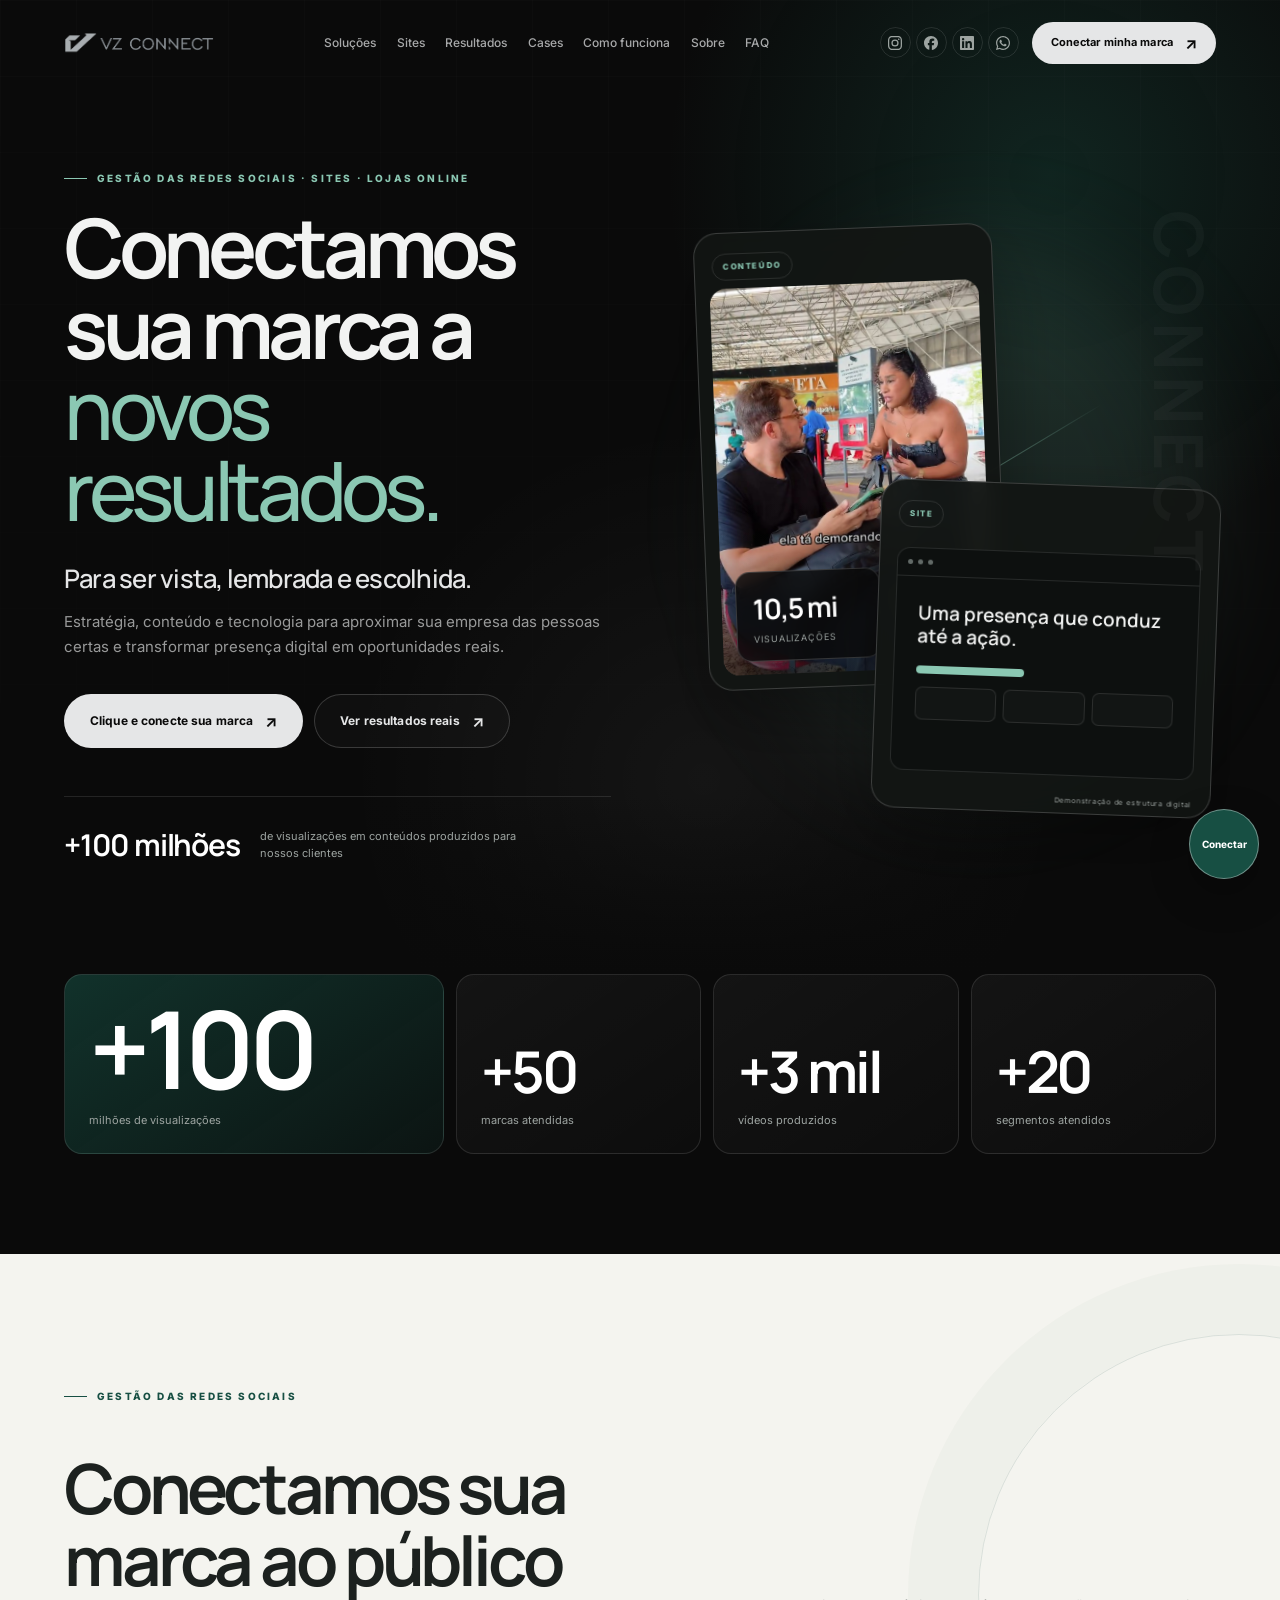
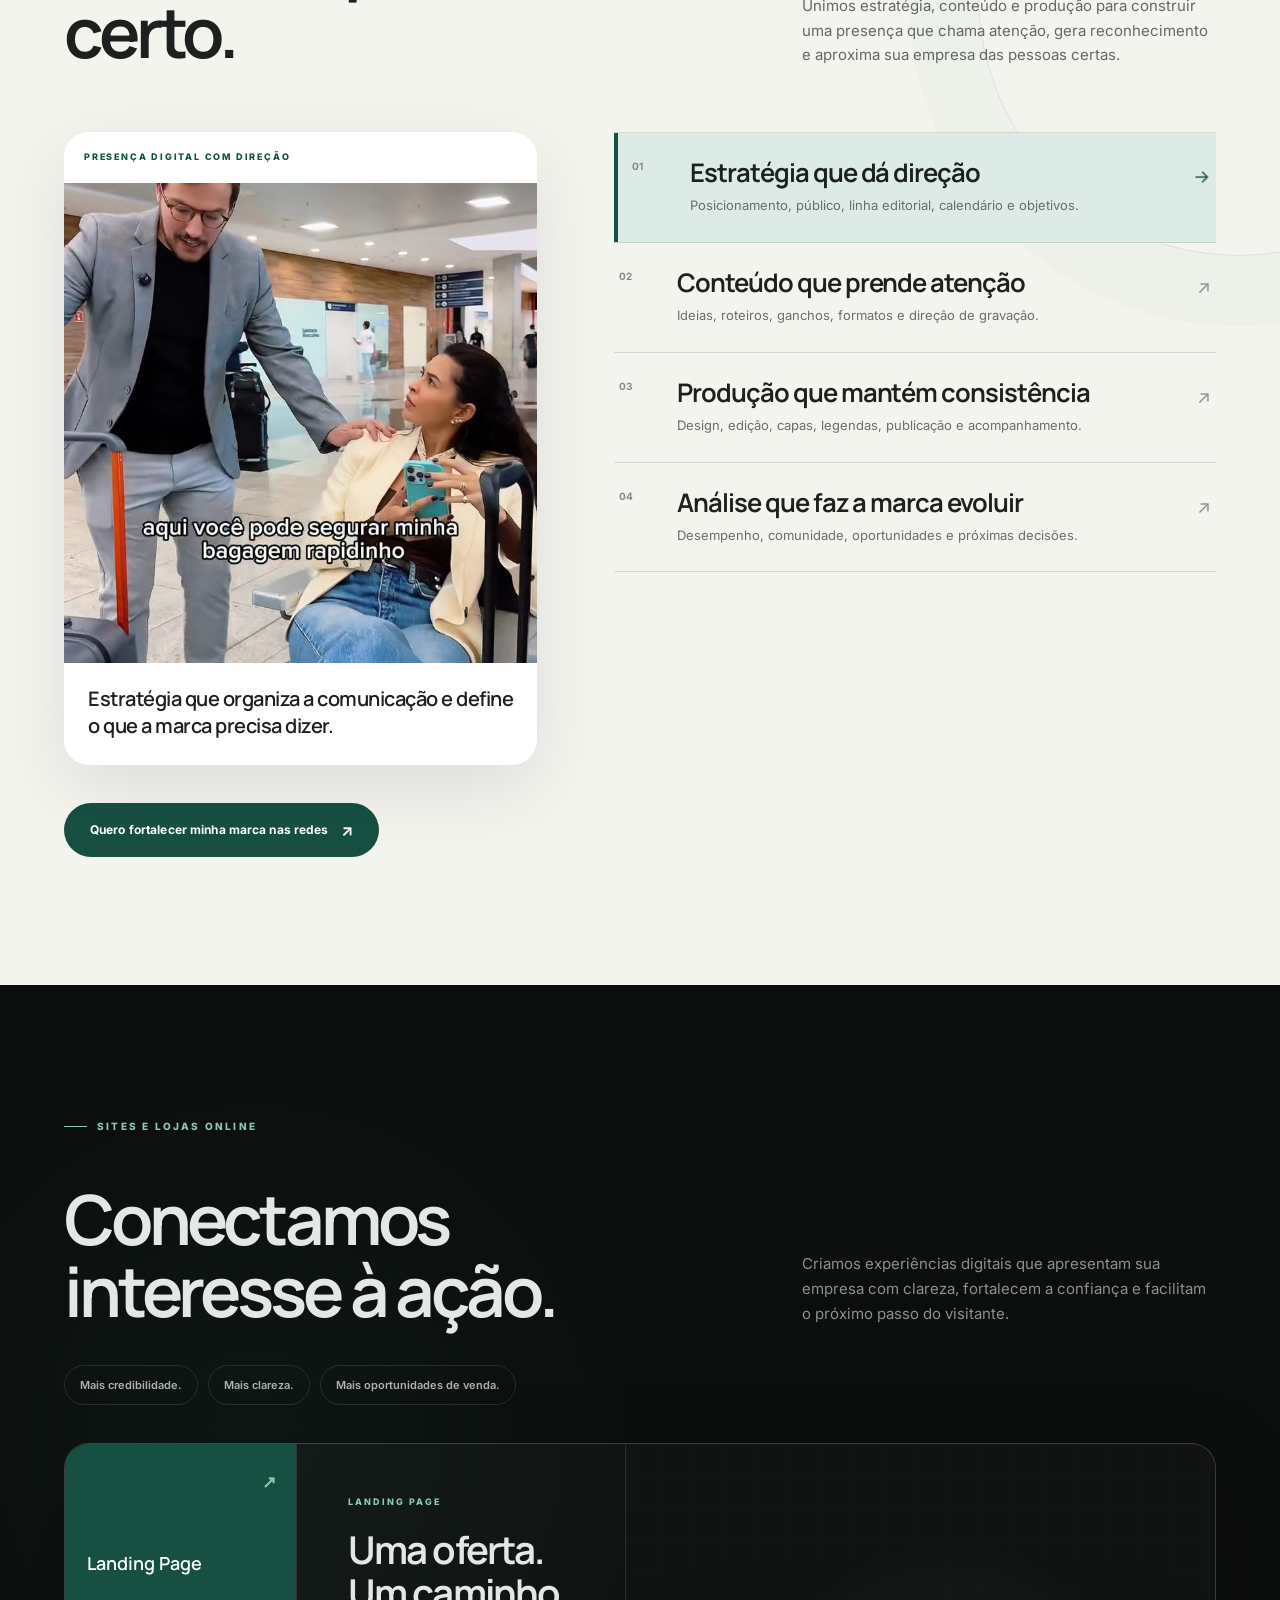
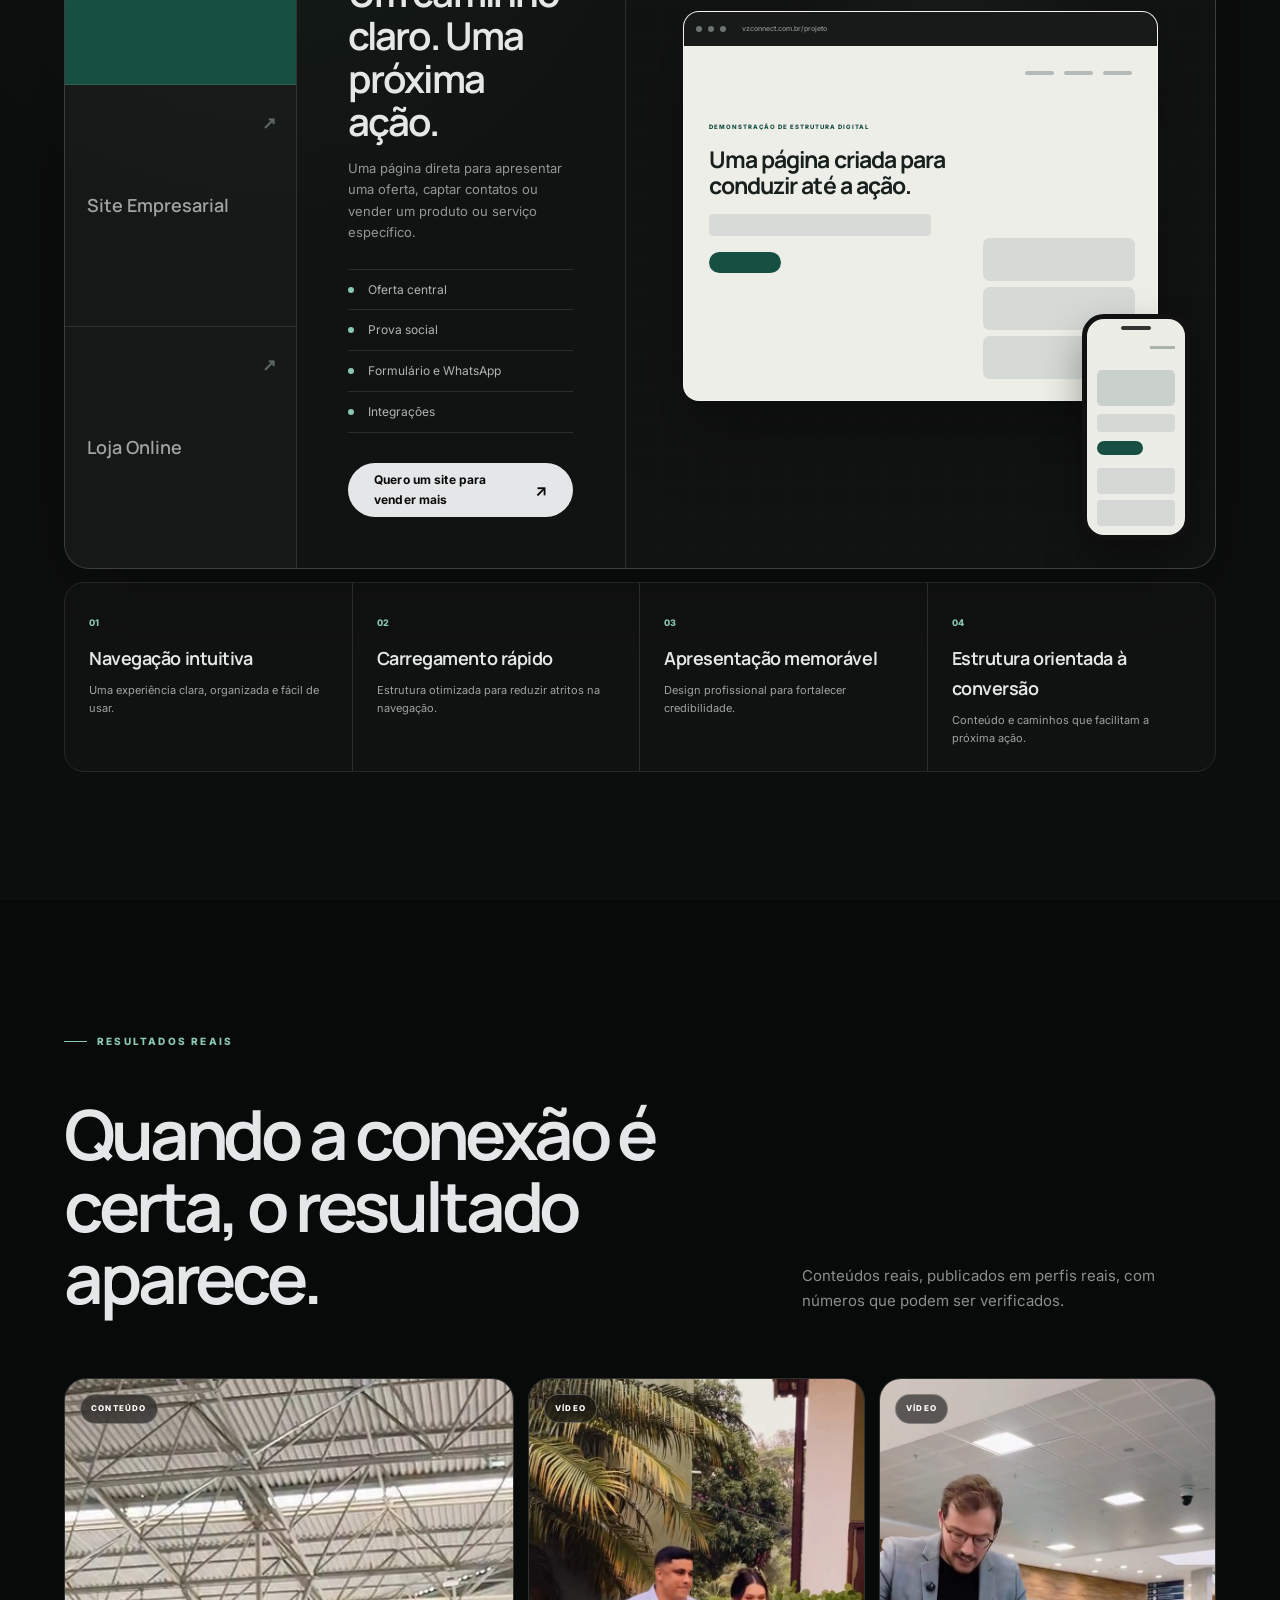
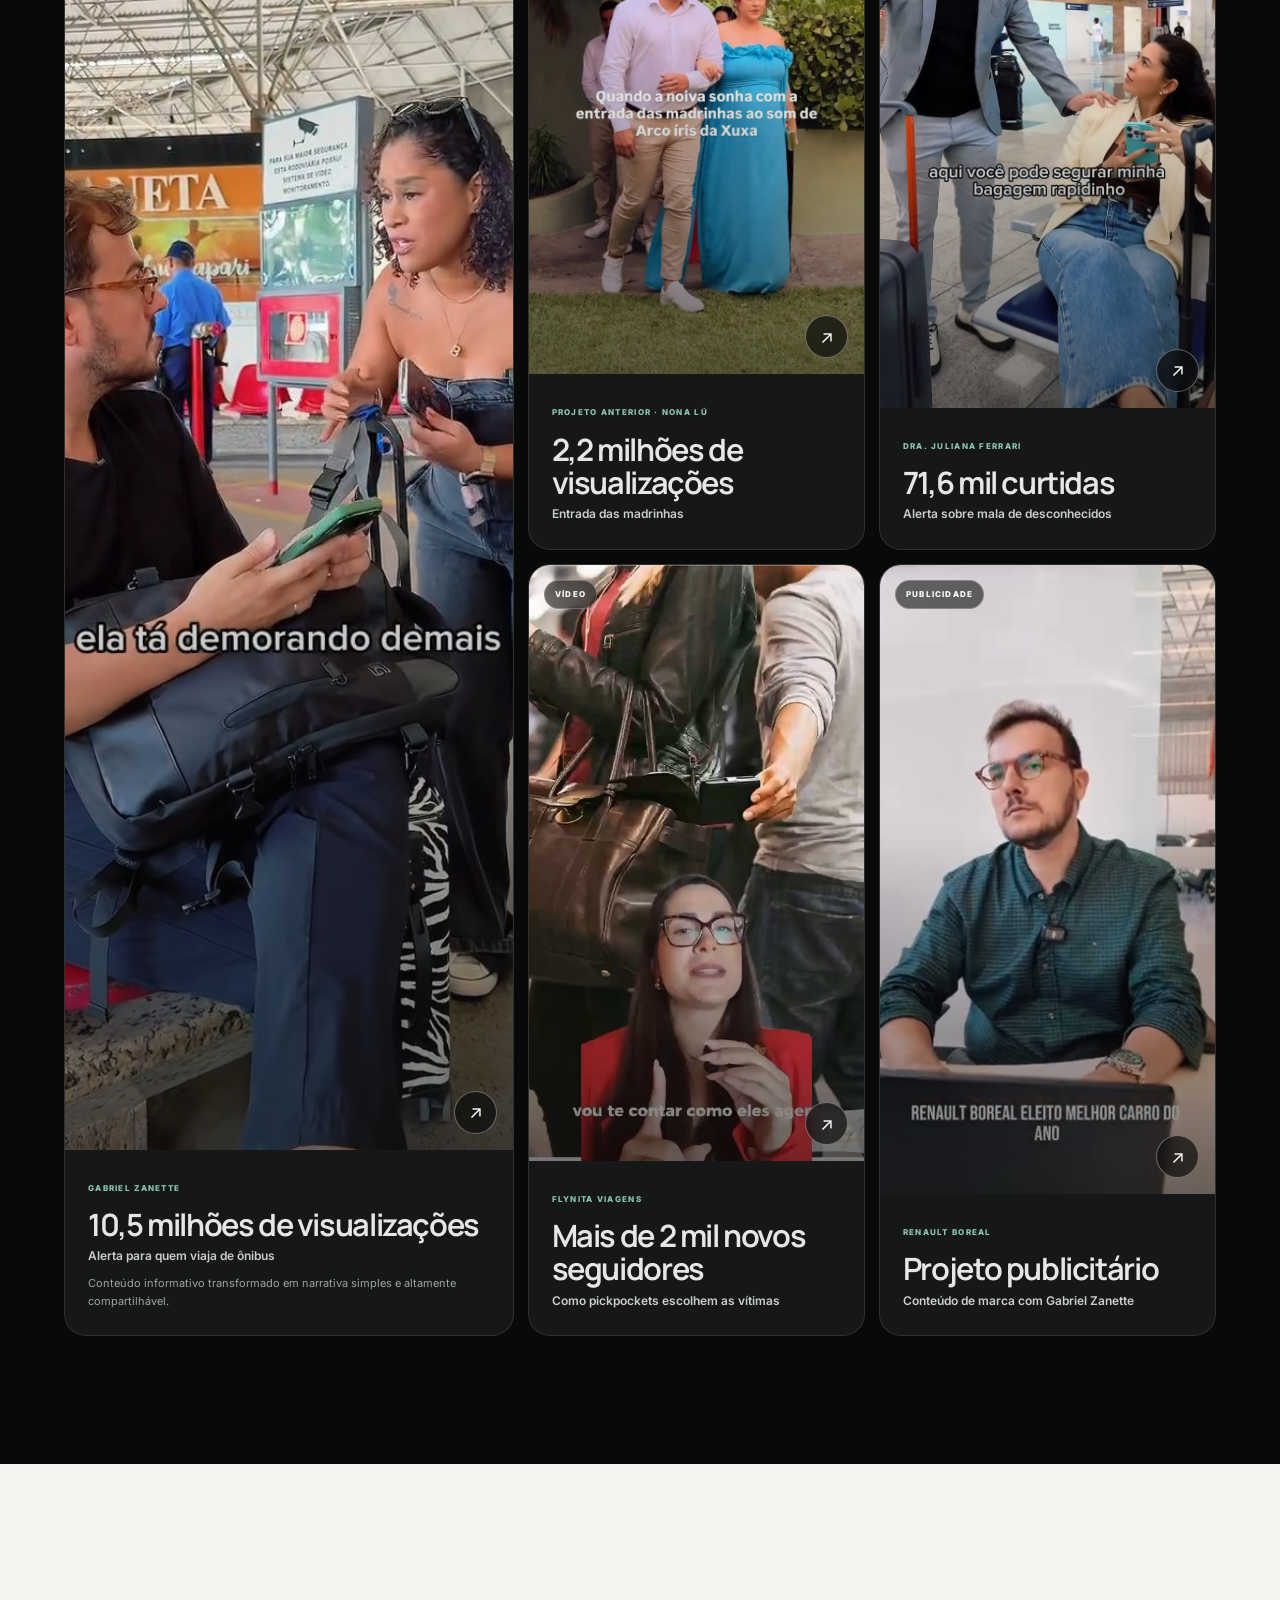
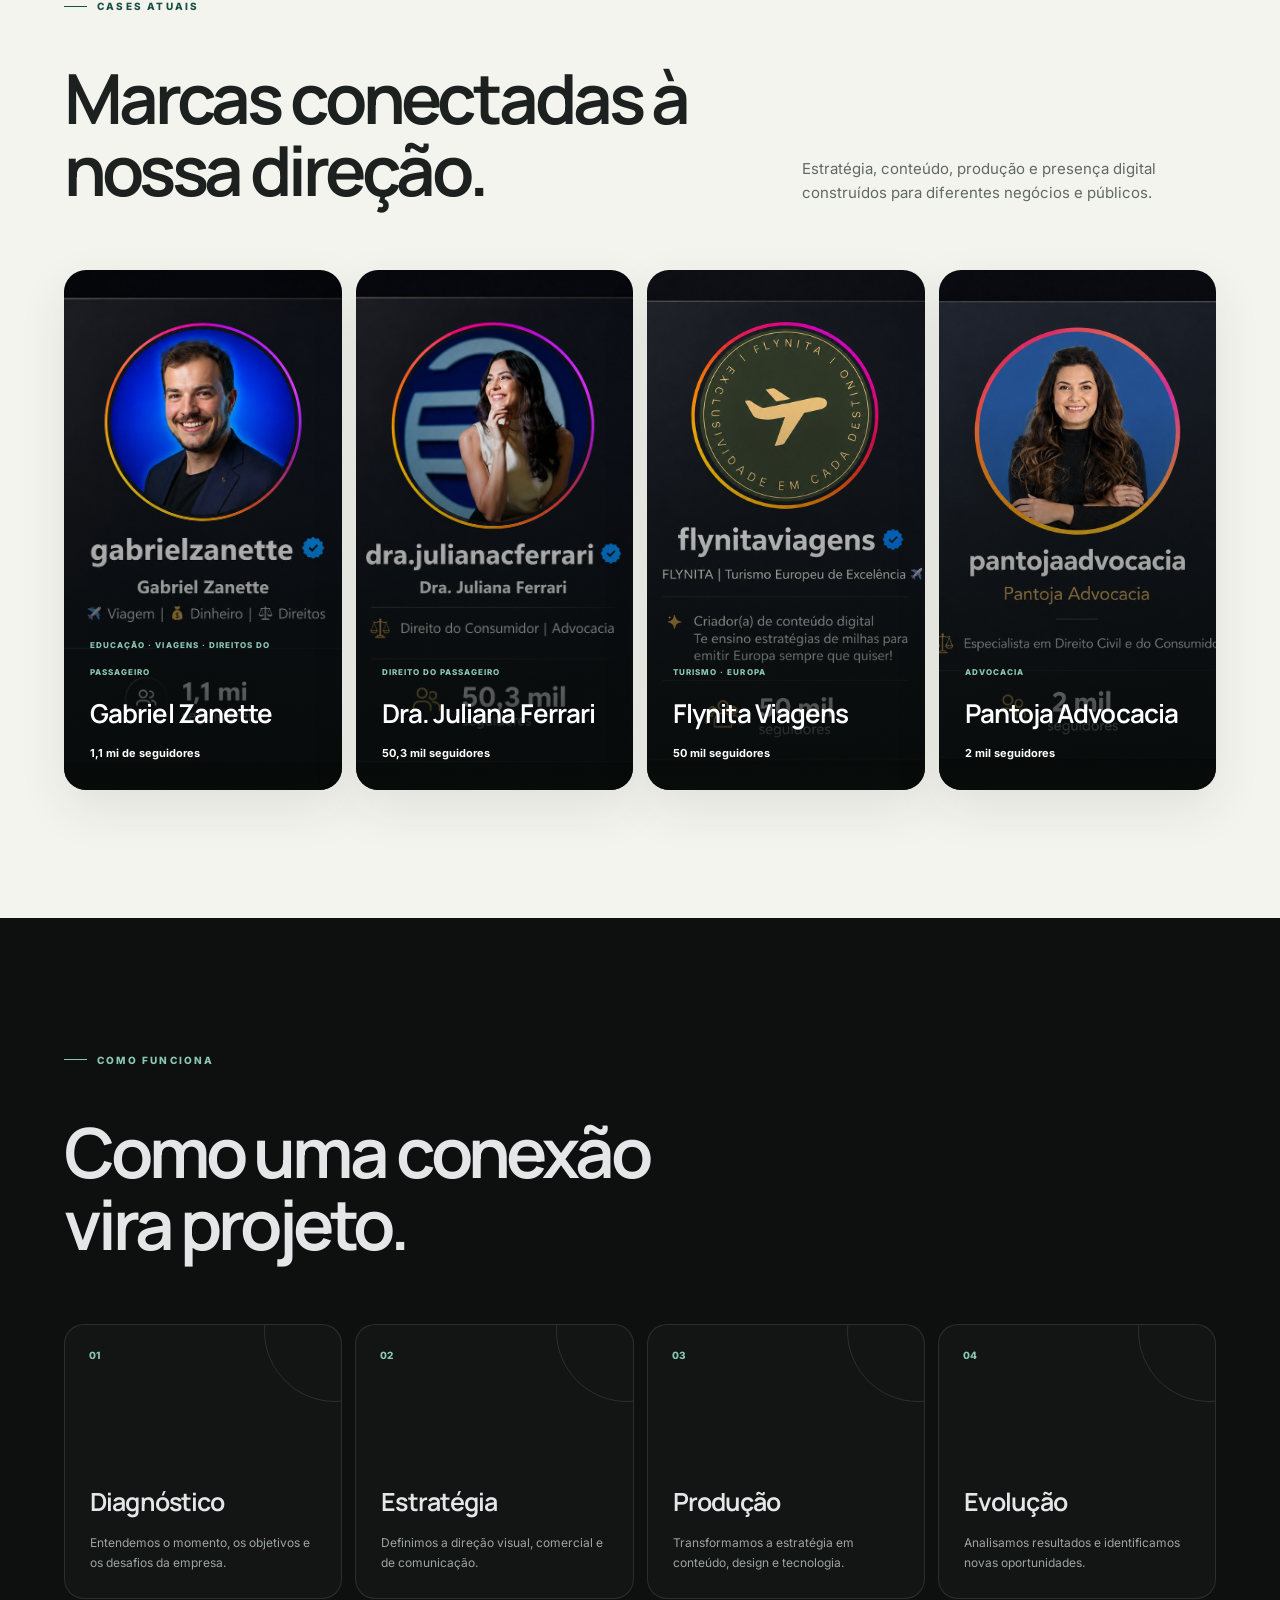
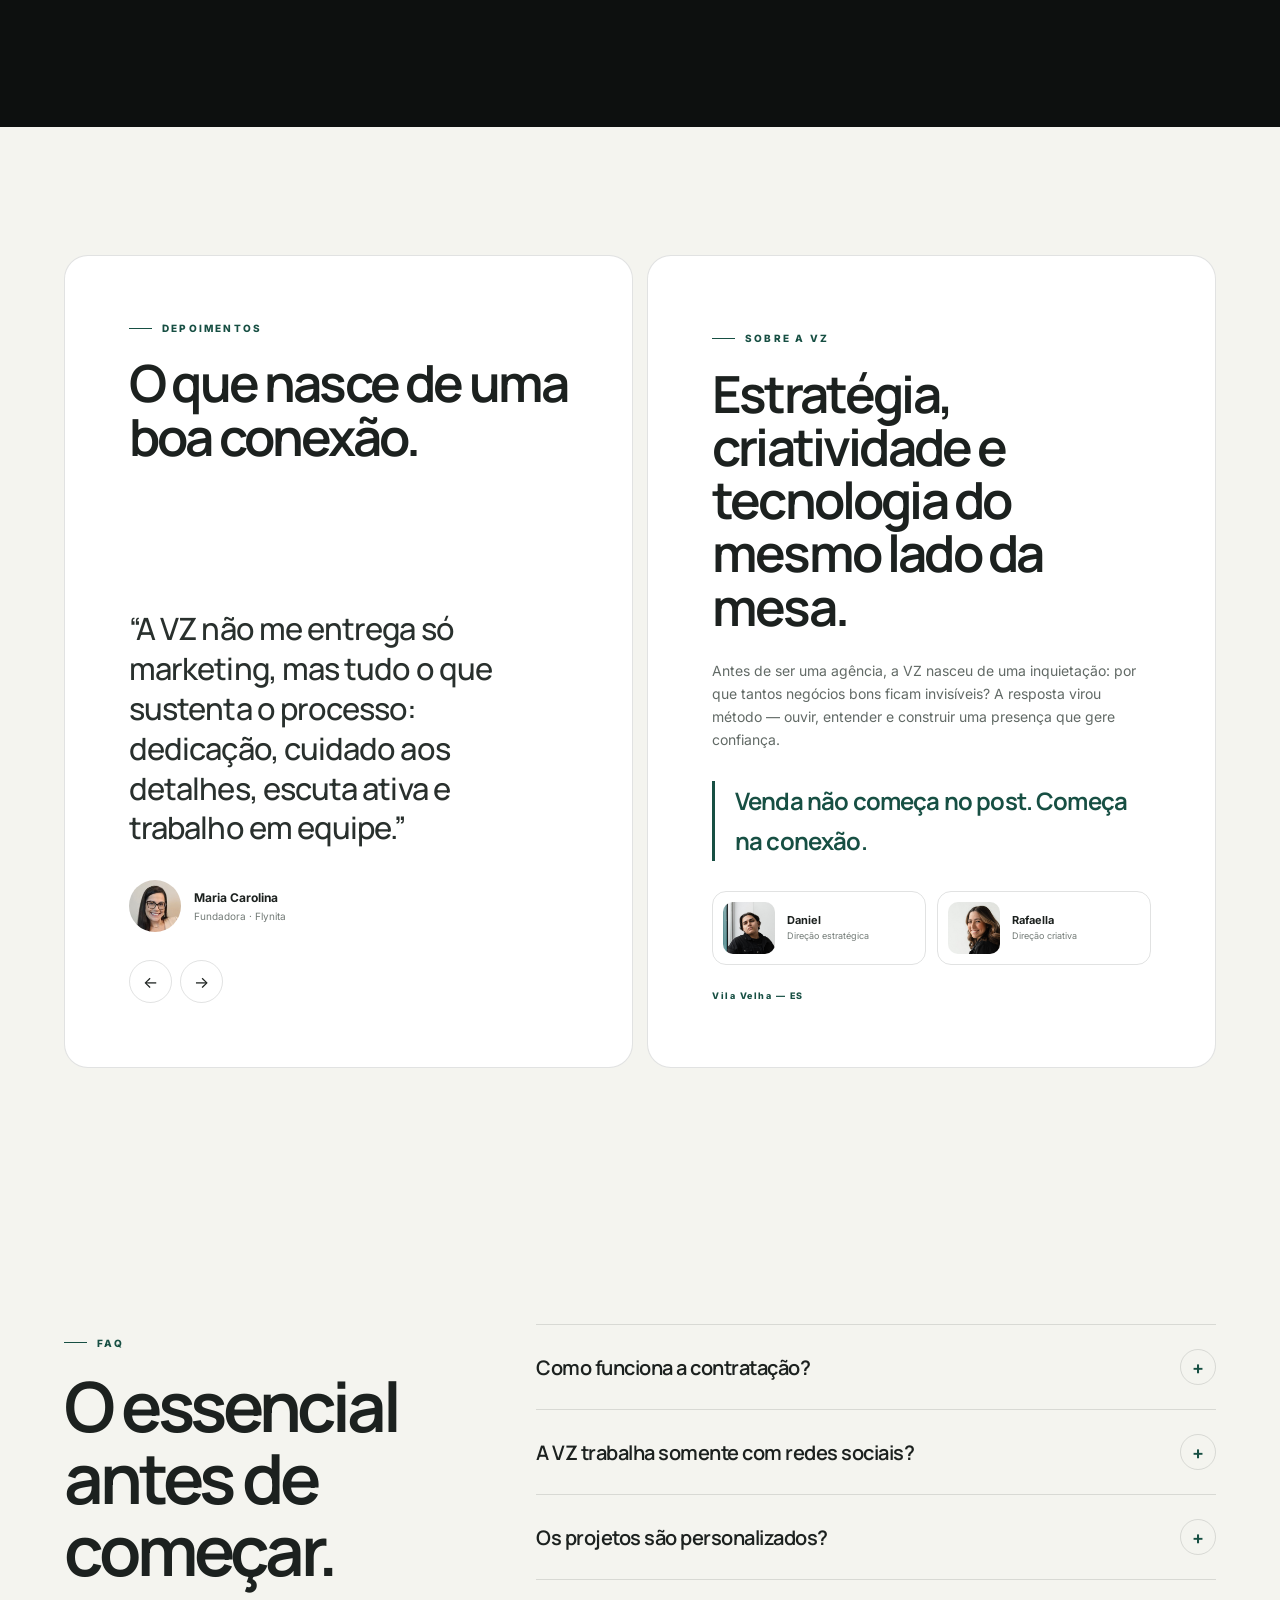
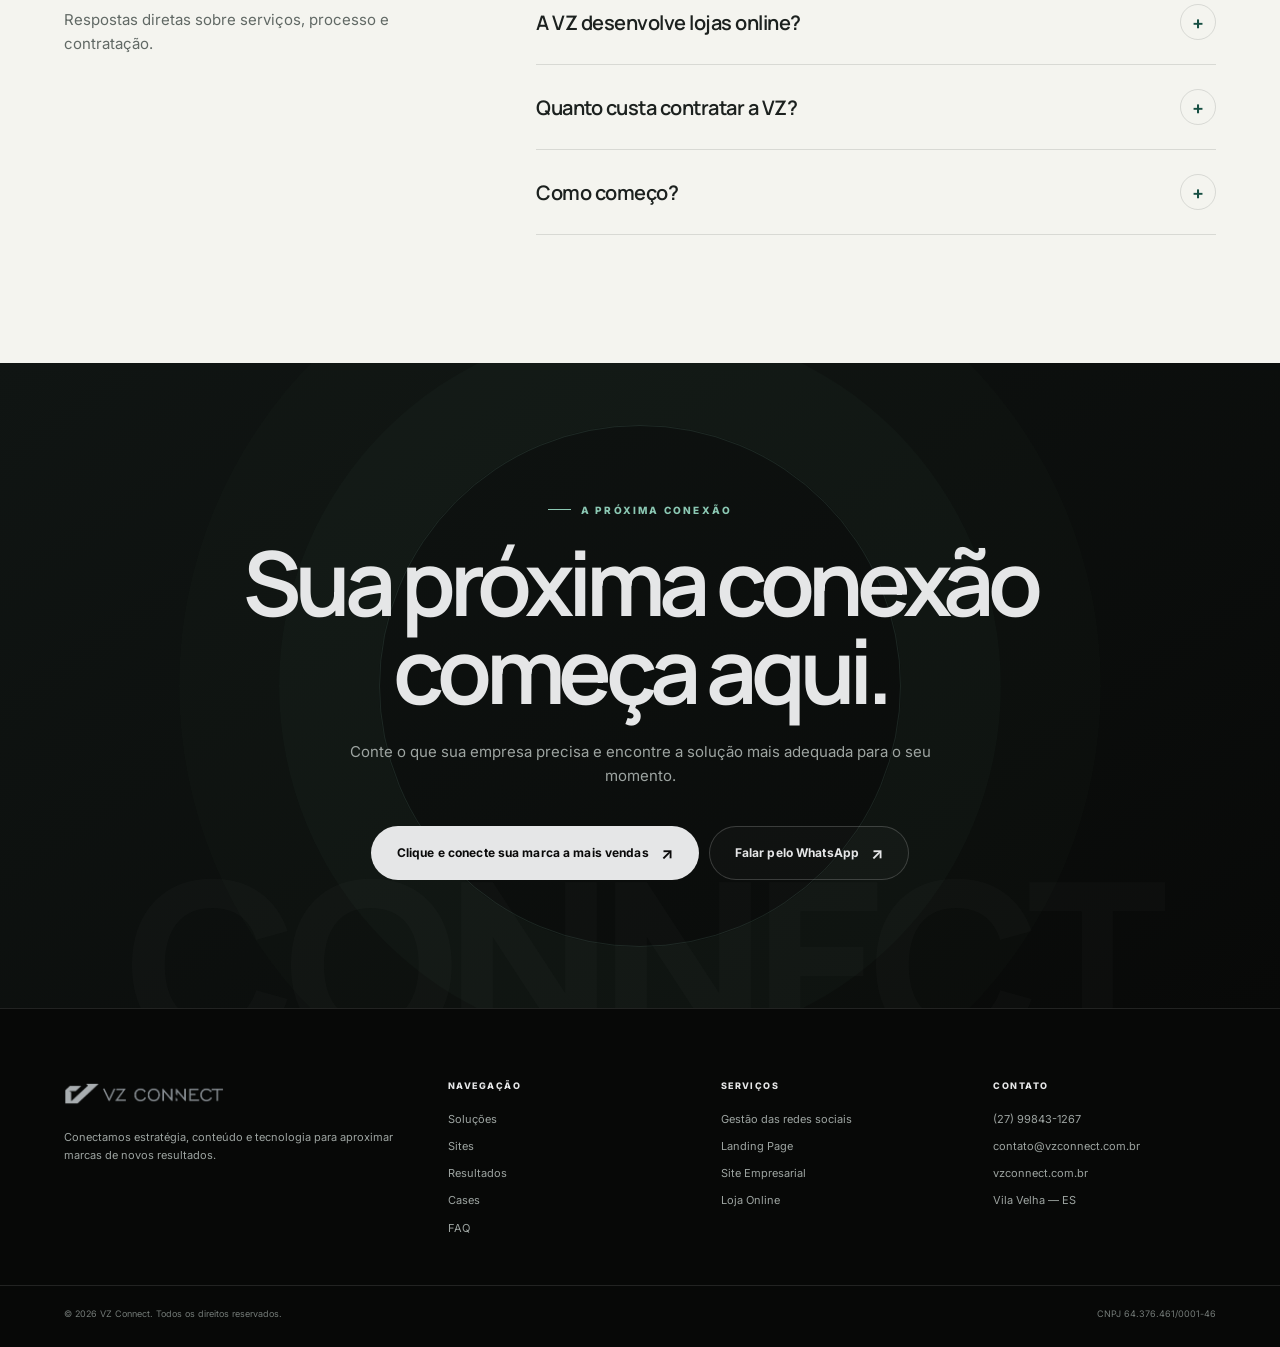
<file: index.html>
<!DOCTYPE html>
<html lang="pt-BR">
<head>
  <meta charset="UTF-8">
  <meta name="viewport" content="width=device-width, initial-scale=1.0, viewport-fit=cover">
  <title>VZ Connect — Gestão das redes sociais, sites e lojas online</title>
  <meta name="description" content="Conectamos estratégia, conteúdo e tecnologia para sua marca ser vista, lembrada e escolhida. Gestão das redes sociais, sites e lojas online.">
  <meta property="og:title" content="VZ Connect — Conectamos sua marca a novos resultados">
  <meta property="og:description" content="Gestão das redes sociais, sites e lojas online para marcas que querem crescer com direção.">
  <meta property="og:type" content="website">
  <meta property="og:url" content="https://vzconnect.com.br/">
  <meta name="theme-color" content="#0A0A0A">
  <link rel="icon" type="image/svg+xml" href="img/vz-symbol.svg">
  <link rel="preconnect" href="https://fonts.googleapis.com">
  <link rel="preconnect" href="https://fonts.gstatic.com" crossorigin>
  <link href="https://fonts.googleapis.com/css2?family=Inter:wght@400;500;600;700&family=Manrope:wght@500;600;700;800&display=swap" rel="stylesheet">
  <link rel="stylesheet" href="style.css">
</head>
<body>
  <a class="skip-link" href="#conteudo">Ir para o conteúdo</a>

  <div class="loader" id="loader" aria-hidden="true">
    <img src="img/vz-logo-horizontal-web.png" alt="">
    <span></span>
  </div>

  <header class="topbar" id="topbar">
    <div class="shell topbar__inner">
      <a class="brand" href="#inicio" aria-label="VZ Connect — início">
        <img src="img/vz-logo-horizontal-web.png" alt="VZ Connect">
      </a>

      <nav class="nav" aria-label="Navegação principal">
        <a href="#solucoes">Soluções</a>
        <a href="#sites">Sites</a>
        <a href="#resultados">Resultados</a>
        <a href="#cases">Cases</a>
        <a href="#processo">Como funciona</a>
        <a href="#sobre">Sobre</a>
        <a href="#faq">FAQ</a>
      </nav>

      <div class="topbar__actions">
        <div class="socials" aria-label="Redes sociais">
          <a href="https://www.instagram.com/vz.connect/" target="_blank" rel="noopener" aria-label="Instagram"><svg viewBox="0 0 24 24" aria-hidden="true" focusable="false"><path d="M12 0C8.74 0 8.333.015 7.053.072 5.775.132 4.905.333 4.14.63c-.789.306-1.459.717-2.126 1.384S.935 3.35.63 4.14C.333 4.905.131 5.775.072 7.053.012 8.333 0 8.741 0 12s.015 3.667.072 4.947c.06 1.277.261 2.148.558 2.913.306.788.717 1.459 1.384 2.126.667.666 1.336 1.079 2.126 1.384.766.296 1.636.499 2.913.558C8.333 23.988 8.741 24 12 24s3.667-.015 4.947-.072c1.277-.06 2.148-.262 2.913-.558.788-.306 1.459-.718 2.126-1.384.666-.667 1.079-1.335 1.384-2.126.296-.765.499-1.636.558-2.913.06-1.28.072-1.687.072-4.947s-.015-3.667-.072-4.947c-.06-1.277-.262-2.149-.558-2.913-.306-.789-.718-1.459-1.384-2.126C21.319 1.347 20.651.935 19.86.63c-.765-.297-1.636-.499-2.913-.558C15.667.012 15.259 0 12 0zm0 2.16c3.203 0 3.585.016 4.85.071 1.17.055 1.805.249 2.227.415.562.217.96.477 1.382.896.419.42.679.819.896 1.381.164.422.36 1.057.413 2.227.057 1.266.07 1.646.07 4.85s-.015 3.585-.074 4.85c-.061 1.17-.256 1.805-.421 2.227-.224.562-.479.96-.899 1.382-.419.419-.824.679-1.38.896-.42.164-1.065.36-2.235.413-1.274.057-1.649.07-4.859.07-3.211 0-3.586-.015-4.859-.074-1.171-.061-1.816-.256-2.236-.421-.569-.224-.96-.479-1.379-.899-.421-.419-.69-.824-.9-1.38-.165-.42-.359-1.065-.42-2.235-.045-1.26-.061-1.649-.061-4.844 0-3.196.016-3.586.061-4.861.061-1.17.255-1.814.42-2.234.21-.57.479-.96.9-1.381.419-.419.81-.689 1.379-.898.42-.166 1.051-.361 2.221-.421 1.275-.045 1.65-.06 4.859-.06l.045.03zm0 3.678a6.162 6.162 0 100 12.324 6.162 6.162 0 000-12.324zM12 16a4 4 0 110-8 4 4 0 010 8zm7.846-10.405a1.441 1.441 0 01-2.88 0 1.44 1.44 0 012.88 0z"/></svg></a>
          <a href="https://www.facebook.com/Vze.connect/" target="_blank" rel="noopener" aria-label="Facebook"><svg viewBox="0 0 24 24" aria-hidden="true" focusable="false"><path d="M9.101 23.691v-7.98H6.627v-3.667h2.474v-1.58c0-4.085 1.848-5.978 5.858-5.978.401 0 .955.042 1.468.103a8.68 8.68 0 011.141.195v3.325a8.623 8.623 0 00-.653-.036 26.805 26.805 0 00-.733-.009c-.707 0-1.259.096-1.675.309a1.686 1.686 0 00-.679.622c-.258.42-.374.995-.374 1.752v1.297h3.919l-.386 2.103-.287 1.564h-3.246v8.245C19.396 23.238 24 18.179 24 12.044c0-6.627-5.373-12-12-12s-12 5.373-12 12c0 5.628 3.874 10.35 9.101 11.647z"/></svg></a>
          <a href="https://www.linkedin.com/company/vz-connect/about/?viewAsMember=true" target="_blank" rel="noopener" aria-label="LinkedIn"><svg viewBox="0 0 24 24" aria-hidden="true" focusable="false"><path d="M20.447 20.452h-3.554v-5.569c0-1.328-.027-3.037-1.852-3.037-1.853 0-2.136 1.445-2.136 2.939v5.667H9.351V9h3.414v1.561h.046c.477-.9 1.637-1.85 3.37-1.85 3.601 0 4.267 2.37 4.267 5.455v6.286zM5.337 7.433a2.062 2.062 0 01-2.063-2.065 2.064 2.064 0 112.063 2.065zm1.782 13.019H3.555V9h3.564v11.452zM22.225 0H1.771C.792 0 0 .774 0 1.729v20.542C0 23.227.792 24 1.771 24h20.451C23.2 24 24 23.227 24 22.271V1.729C24 .774 23.2 0 22.222 0h.003z"/></svg></a>
          <a href="https://wa.me/5527998431267" target="_blank" rel="noopener" aria-label="WhatsApp"><svg viewBox="0 0 24 24" aria-hidden="true" focusable="false"><path d="M17.472 14.382c-.297-.149-1.758-.867-2.03-.967-.273-.099-.471-.148-.67.15-.197.297-.767.966-.94 1.164-.173.199-.347.223-.644.075-.297-.15-1.255-.463-2.39-1.475-.883-.788-1.48-1.761-1.653-2.059-.173-.297-.018-.458.13-.606.134-.133.298-.347.446-.52.149-.174.198-.298.298-.497.099-.198.05-.371-.025-.52-.075-.149-.669-1.612-.916-2.207-.242-.579-.487-.5-.669-.51-.173-.008-.371-.01-.57-.01-.198 0-.52.074-.792.372-.272.297-1.04 1.016-1.04 2.479 0 1.462 1.065 2.875 1.213 3.074.149.198 2.096 3.2 5.077 4.487.709.306 1.262.489 1.694.625.712.227 1.36.195 1.871.118.571-.085 1.758-.719 2.006-1.413.248-.694.248-1.289.173-1.413-.074-.124-.272-.198-.57-.347m-5.421 7.403h-.004a9.87 9.87 0 01-5.031-1.378l-.361-.214-3.741.982.998-3.648-.235-.374a9.86 9.86 0 01-1.51-5.26c.001-5.45 4.436-9.884 9.888-9.884 2.64 0 5.122 1.03 6.988 2.898a9.825 9.825 0 012.893 6.994c-.003 5.45-4.437 9.885-9.885 9.885M20.52 3.449C18.24 1.245 15.24 0 12.045 0 5.463 0 .104 5.359.101 11.945c0 2.096.549 4.142 1.595 5.945L0 24l6.335-1.652a11.882 11.882 0 005.683 1.448h.005c6.582 0 11.941-5.359 11.944-11.945 0-3.19-1.24-6.19-3.495-8.445"/></svg></a>
        </div>
        <a class="button button--small button--light" href="formulario/">Conectar minha marca</a>
        <button class="menu-button" id="menuButton" type="button" aria-label="Abrir menu" aria-expanded="false" aria-controls="mobileMenu"><span></span><span></span></button>
      </div>
    </div>
  </header>

  <div class="mobile-menu" id="mobileMenu" hidden>
    <nav>
      <a href="#solucoes">Soluções</a>
      <a href="#sites">Sites</a>
      <a href="#resultados">Resultados</a>
      <a href="#cases">Cases</a>
      <a href="#processo">Como funciona</a>
      <a href="#sobre">Sobre</a>
      <a href="#faq">FAQ</a>
    </nav>
    <a class="button button--light" href="formulario/">Conectar minha marca</a>
    <p>(27) 99843-1267 · Vila Velha — ES</p>
  </div>

  <main id="conteudo">
    <section class="hero dark" id="inicio">
      <div class="hero__grid shell">
        <div class="hero__copy reveal">
          <p class="eyebrow eyebrow--dark">GESTÃO DAS REDES SOCIAIS · SITES · LOJAS ONLINE</p>
          <h1>Conectamos sua marca a <em>novos resultados.</em></h1>
          <p class="hero__belonging">Para ser vista, lembrada e escolhida.</p>
          <p class="hero__lead">Estratégia, conteúdo e tecnologia para aproximar sua empresa das pessoas certas e transformar presença digital em oportunidades reais.</p>
          <div class="hero__buttons">
            <a class="button button--light" href="formulario/">Clique e conecte sua marca</a>
            <a class="button button--ghost" href="#resultados">Ver resultados reais</a>
          </div>
          <div class="hero__proof">
            <strong>+100 milhões</strong>
            <span>de visualizações em conteúdos produzidos para nossos clientes</span>
          </div>
        </div>

        <div class="hero__visual reveal" aria-label="Demonstração visual de conteúdo e sites">
          <div class="visual-frame visual-frame--content">
            <span class="visual-label">CONTEÚDO</span>
            <div class="visual-person"><img src="img/capa-gabriel-onibus.jpg" alt="Gabriel Zanette"></div>
            <div class="visual-metric"><strong>10,5 mi</strong><span>visualizações</span></div>
          </div>
          <div class="visual-frame visual-frame--site">
            <span class="visual-label">SITE</span>
            <div class="mini-browser">
              <div class="mini-browser__bar"><i></i><i></i><i></i></div>
              <div class="mini-browser__hero"><b>Uma presença que conduz até a ação.</b><span></span></div>
              <div class="mini-browser__grid"><i></i><i></i><i></i></div>
            </div>
            <small>Demonstração de estrutura digital</small>
          </div>
          <div class="visual-line" aria-hidden="true"></div>
          <div class="visual-word" aria-hidden="true">CONNECT</div>
        </div>
      </div>
    </section>

    <section class="authority dark" aria-label="Resultados da VZ Connect">
      <div class="shell authority__grid reveal">
        <div class="authority__main"><strong>+100</strong><span>milhões de visualizações</span></div>
        <div class="authority__item"><strong>+50</strong><span>marcas atendidas</span></div>
        <div class="authority__item"><strong>+3 mil</strong><span>vídeos produzidos</span></div>
        <div class="authority__item"><strong>+20</strong><span>segmentos atendidos</span></div>
      </div>
    </section>

    <section class="social-service light" id="solucoes">
      <div class="shell">
        <div class="section-heading reveal">
          <p class="eyebrow">GESTÃO DAS REDES SOCIAIS</p>
          <h2>Conectamos sua marca ao público certo.</h2>
          <p>Unimos estratégia, conteúdo e produção para construir uma presença que chama atenção, gera reconhecimento e aproxima sua empresa das pessoas certas.</p>
        </div>

        <div class="service-layout">
          <div class="service-stage reveal">
            <div class="service-stage__tag">PRESENÇA DIGITAL COM DIREÇÃO</div>
            <div class="service-stage__image"><img id="serviceImage" src="img/capa-juliana-mala.jpg" alt="Exemplo de projeto da VZ Connect"></div>
            <div class="service-stage__caption" id="serviceCaption">Estratégia que organiza a comunicação e define o que a marca precisa dizer.</div>
          </div>

          <div class="service-steps reveal" id="serviceSteps">
            <button class="service-step active" data-image="img/capa-juliana-mala.jpg" data-caption="Estratégia que organiza a comunicação e define o que a marca precisa dizer.">
              <span>01</span><div><strong>Estratégia que dá direção</strong><p>Posicionamento, público, linha editorial, calendário e objetivos.</p></div>
            </button>
            <button class="service-step" data-image="img/capa-flynita-pickpockets.jpg" data-caption="Conteúdo pensado para ser entendido, assistido e compartilhado.">
              <span>02</span><div><strong>Conteúdo que prende atenção</strong><p>Ideias, roteiros, ganchos, formatos e direção de gravação.</p></div>
            </button>
            <button class="service-step" data-image="img/capa-gabriel-onibus.jpg" data-caption="Produção consistente para transformar planejamento em presença real.">
              <span>03</span><div><strong>Produção que mantém consistência</strong><p>Design, edição, capas, legendas, publicação e acompanhamento.</p></div>
            </button>
            <button class="service-step" data-image="img/capa-nonalu-madrinhas.jpg" data-caption="Análise para entender o que funciona e orientar o próximo ciclo.">
              <span>04</span><div><strong>Análise que faz a marca evoluir</strong><p>Desempenho, comunidade, oportunidades e próximas decisões.</p></div>
            </button>
          </div>
        </div>

        <a class="button button--green reveal" href="formulario/">Quero fortalecer minha marca nas redes</a>
      </div>
    </section>

    <section class="sites dark" id="sites">
      <div class="shell">
        <div class="section-heading section-heading--dark reveal">
          <p class="eyebrow eyebrow--dark">SITES E LOJAS ONLINE</p>
          <h2>Conectamos interesse à ação.</h2>
          <p>Criamos experiências digitais que apresentam sua empresa com clareza, fortalecem a confiança e facilitam o próximo passo do visitante.</p>
        </div>

        <div class="sites__intro reveal">
          <strong>Mais credibilidade.</strong><strong>Mais clareza.</strong><strong>Mais oportunidades de venda.</strong>
        </div>

        <div class="site-builder reveal">
          <div class="site-tabs" role="tablist" aria-label="Tipos de projeto">
            <button class="site-tab active" data-site="landing" role="tab" aria-selected="true">Landing Page</button>
            <button class="site-tab" data-site="empresa" role="tab" aria-selected="false">Site Empresarial</button>
            <button class="site-tab" data-site="loja" role="tab" aria-selected="false">Loja Online</button>
          </div>

          <div class="site-info">
            <p class="site-info__type" id="siteType">LANDING PAGE</p>
            <h3 id="siteTitle">Uma oferta. Um caminho claro. Uma próxima ação.</h3>
            <p id="siteText">Uma página direta para apresentar uma oferta, captar contatos ou vender um produto ou serviço específico.</p>
            <ul id="siteFeatures"><li>Oferta central</li><li>Prova social</li><li>Formulário e WhatsApp</li><li>Integrações</li></ul>
            <a class="button button--light" href="formulario/">Quero um site para vender mais</a>
          </div>

          <div class="site-preview" id="sitePreview" aria-label="Demonstração de estrutura digital">
            <div class="site-preview__desktop">
              <div class="browser-bar"><span></span><span></span><span></span><b>vzconnect.com.br/projeto</b></div>
              <div class="screen screen--landing" id="siteScreen">
                <div class="screen-nav"><i></i><i></i><i></i></div>
                <div class="screen-copy"><small>DEMONSTRAÇÃO DE ESTRUTURA DIGITAL</small><strong>Uma página criada para conduzir até a ação.</strong><span></span><button></button></div>
                <div class="screen-card"><i></i><i></i><i></i></div>
              </div>
            </div>
            <div class="site-preview__mobile"><div class="mobile-speaker"></div><div class="mobile-screen"><i></i><b></b><span></span><button></button><em></em><em></em></div></div>
          </div>
        </div>

        <div class="site-principles reveal">
          <div><span>01</span><strong>Navegação intuitiva</strong><p>Uma experiência clara, organizada e fácil de usar.</p></div>
          <div><span>02</span><strong>Carregamento rápido</strong><p>Estrutura otimizada para reduzir atritos na navegação.</p></div>
          <div><span>03</span><strong>Apresentação memorável</strong><p>Design profissional para fortalecer credibilidade.</p></div>
          <div><span>04</span><strong>Estrutura orientada à conversão</strong><p>Conteúdo e caminhos que facilitam a próxima ação.</p></div>
        </div>
      </div>
    </section>

    <section class="results dark" id="resultados">
      <div class="shell">
        <div class="section-heading section-heading--dark reveal">
          <p class="eyebrow eyebrow--dark">RESULTADOS REAIS</p>
          <h2>Quando a conexão é certa, o resultado aparece.</h2>
          <p>Conteúdos reais, publicados em perfis reais, com números que podem ser verificados.</p>
        </div>

        <div class="results-grid reveal">
          <a class="result-card result-card--main" href="https://www.instagram.com/p/DYUd6KnKkYW/" target="_blank" rel="noopener">
            <div class="result-placeholder"><img src="img/capa-gabriel-onibus.jpg" alt="Conteúdo de Gabriel Zanette"><span>CONTEÚDO</span><span class="result-play">↗</span></div>
            <div class="result-body"><small>GABRIEL ZANETTE</small><strong>10,5 milhões de visualizações</strong><h3>Alerta para quem viaja de ônibus</h3><p>Conteúdo informativo transformado em narrativa simples e altamente compartilhável.</p></div>
          </a>
          <a class="result-card" href="https://www.instagram.com/reel/DUqsER1kbfB/" target="_blank" rel="noopener"><div class="result-placeholder"><img src="img/capa-nonalu-madrinhas.jpg" alt="Conteúdo do projeto Nona Lú"><span>VÍDEO</span><span class="result-play">↗</span></div><div class="result-body"><small>PROJETO ANTERIOR · NONA LÚ</small><strong>2,2 milhões de visualizações</strong><h3>Entrada das madrinhas</h3></div></a>
          <a class="result-card" href="https://www.instagram.com/reel/DXuqNDFJR8J/" target="_blank" rel="noopener"><div class="result-placeholder"><img src="img/capa-juliana-mala.jpg" alt="Conteúdo da Dra. Juliana Ferrari"><span>VÍDEO</span><span class="result-play">↗</span></div><div class="result-body"><small>DRA. JULIANA FERRARI</small><strong>71,6 mil curtidas</strong><h3>Alerta sobre mala de desconhecidos</h3></div></a>
          <a class="result-card" href="https://www.instagram.com/reel/DZirFdRhP49/" target="_blank" rel="noopener"><div class="result-placeholder"><img src="img/capa-flynita-pickpockets.jpg" alt="Conteúdo da Flynita Viagens"><span>VÍDEO</span><span class="result-play">↗</span></div><div class="result-body"><small>FLYNITA VIAGENS</small><strong>Mais de 2 mil novos seguidores</strong><h3>Como pickpockets escolhem as vítimas</h3></div></a>
          <a class="result-card" href="https://www.instagram.com/p/DVuQMFsDXsn/" target="_blank" rel="noopener"><div class="result-placeholder"><img src="img/capa-gabriel-renault.jpg" alt="Projeto publicitário Renault Boreal"><span>PUBLICIDADE</span><span class="result-play">↗</span></div><div class="result-body"><small>RENAULT BOREAL</small><strong>Projeto publicitário</strong><h3>Conteúdo de marca com Gabriel Zanette</h3></div></a>
        </div>
      </div>
    </section>

    <section class="cases light" id="cases">
      <div class="shell">
        <div class="section-heading reveal">
          <p class="eyebrow">CASES ATUAIS</p>
          <h2>Marcas conectadas à nossa direção.</h2>
          <p>Estratégia, conteúdo, produção e presença digital construídos para diferentes negócios e públicos.</p>
        </div>

        <div class="cases-grid reveal">
          <a class="case-card case-card--wide" href="https://www.instagram.com/gabrielzanette/" target="_blank" rel="noopener"><img src="img/case-gabriel-zanette.jpg" alt="Gabriel Zanette"><div><small>EDUCAÇÃO · VIAGENS · DIREITOS DO PASSAGEIRO</small><h3>Gabriel Zanette</h3><strong>1,1 mi de seguidores</strong><p>Estratégia, produção de conteúdo, posicionamento e gestão da presença digital.</p></div></a>
          <a class="case-card" href="https://www.instagram.com/dra.julianacferrari/" target="_blank" rel="noopener"><img src="img/case-juliana-ferrari.jpg" alt="Dra. Juliana Ferrari"><div><small>DIREITO DO PASSAGEIRO</small><h3>Dra. Juliana Ferrari</h3><strong>50,3 mil seguidores</strong><p>Conteúdo jurídico acessível, posicionamento e produção.</p></div></a>
          <a class="case-card" href="https://www.instagram.com/flynitaviagens/" target="_blank" rel="noopener"><img src="img/case-flynita-viagens.jpg" alt="Flynita Viagens"><div><small>TURISMO · EUROPA</small><h3>Flynita Viagens</h3><strong>50 mil seguidores</strong><p>Estratégia, comunidade, roteiros e conteúdo de viagem.</p></div></a>
          <a class="case-card case-card--wide" href="https://www.instagram.com/pantojaadvocacia/" target="_blank" rel="noopener"><img src="img/case-pantoja-advocacia.jpg" alt="Pantoja Advocacia"><div><small>ADVOCACIA</small><h3>Pantoja Advocacia</h3><strong>2 mil seguidores</strong><p>Posicionamento institucional, conteúdo informativo e gestão.</p></div></a>
        </div>
      </div>
    </section>

    <section class="process dark" id="processo">
      <div class="shell">
        <div class="section-heading section-heading--dark reveal"><p class="eyebrow eyebrow--dark">COMO FUNCIONA</p><h2>Como uma conexão vira projeto.</h2></div>
        <ol class="process-line reveal">
          <li><span>01</span><strong>Diagnóstico</strong><p>Entendemos o momento, os objetivos e os desafios da empresa.</p></li>
          <li><span>02</span><strong>Estratégia</strong><p>Definimos a direção visual, comercial e de comunicação.</p></li>
          <li><span>03</span><strong>Produção</strong><p>Transformamos a estratégia em conteúdo, design e tecnologia.</p></li>
          <li><span>04</span><strong>Evolução</strong><p>Analisamos resultados e identificamos novas oportunidades.</p></li>
        </ol>
      </div>
    </section>

    <section class="trust light" id="sobre">
      <div class="shell trust__grid">
        <div class="testimonials reveal">
          <p class="eyebrow">DEPOIMENTOS</p>
          <h2>O que nasce de uma boa conexão.</h2>
          <article class="quote active"><p>“A VZ não me entrega só marketing, mas tudo o que sustenta o processo: dedicação, cuidado aos detalhes, escuta ativa e trabalho em equipe.”</p><div><img src="img/dep-maria.jpg" alt="Maria Carolina"><span><strong>Maria Carolina</strong><small>Fundadora · Flynita</small></span></div></article>
          <article class="quote"><p>“Eles viajam junto com as minhas ideias, apresentam estratégias e trazem ideias novas. Eu recomendo demais.”</p><div><img src="img/dep-gabriel.jpg" alt="Gabriel Zanette"><span><strong>Gabriel Zanette</strong><small>CEO · Liberfly</small></span></div></article>
          <div class="quote-nav"><button id="prevQuote" aria-label="Depoimento anterior">←</button><button id="nextQuote" aria-label="Próximo depoimento">→</button></div>
        </div>

        <div class="about reveal">
          <p class="eyebrow">SOBRE A VZ</p>
          <h2>Estratégia, criatividade e tecnologia do mesmo lado da mesa.</h2>
          <p>Antes de ser uma agência, a VZ nasceu de uma inquietação: por que tantos negócios bons ficam invisíveis? A resposta virou método — ouvir, entender e construir uma presença que gere confiança.</p>
          <blockquote>Venda não começa no post. Começa na conexão.</blockquote>
          <div class="founders">
            <div><img src="img/daniel.jpg" alt="Daniel"><span><strong>Daniel</strong><small>Direção estratégica</small></span></div>
            <div><img src="img/rafaella.jpg" alt="Rafaella"><span><strong>Rafaella</strong><small>Direção criativa</small></span></div>
          </div>
          <small class="location">Vila Velha — ES</small>
        </div>
      </div>
    </section>

    <section class="faq light" id="faq">
      <div class="shell faq__grid">
        <div class="section-heading reveal"><p class="eyebrow">FAQ</p><h2>O essencial antes de começar.</h2><p>Respostas diretas sobre serviços, processo e contratação.</p></div>
        <div class="faq-list reveal">
          <details><summary>Como funciona a contratação?</summary><p>O primeiro passo é preencher o formulário. Depois, analisamos o momento da empresa, indicamos a solução mais adequada e apresentamos a proposta.</p></details>
          <details><summary>A VZ trabalha somente com redes sociais?</summary><p>Não. Atuamos com gestão das redes sociais, produção de conteúdo, Landing Pages, Sites Empresariais e Lojas Online.</p></details>
          <details><summary>Os projetos são personalizados?</summary><p>Sim. A estratégia, o conteúdo e a estrutura visual são definidos conforme o público, o posicionamento e os objetivos do negócio.</p></details>
          <details><summary>A VZ desenvolve lojas online?</summary><p>Sim. Desenvolvemos lojas com catálogo, páginas de produto, carrinho, pagamento e experiência adaptada ao mobile.</p></details>
          <details><summary>Quanto custa contratar a VZ?</summary><p>Gestão das redes sociais a partir de R$ 700 por mês. Projetos de site a partir de R$ 1.200. O valor final depende do escopo.</p></details>
          <details><summary>Como começo?</summary><p>Clique em “Conectar minha marca”, conte o que sua empresa precisa e aguarde nosso contato.</p></details>
        </div>
      </div>
    </section>

    <section class="final-cta dark" id="contato">
      <div class="final-cta__word" aria-hidden="true">CONNECT</div>
      <div class="shell final-cta__inner reveal">
        <p class="eyebrow eyebrow--dark">A PRÓXIMA CONEXÃO</p>
        <h2>Sua próxima conexão começa aqui.</h2>
        <p>Conte o que sua empresa precisa e encontre a solução mais adequada para o seu momento.</p>
        <div><a class="button button--light" href="formulario/">Clique e conecte sua marca a mais vendas</a><a class="button button--ghost" href="https://wa.me/5527998431267" target="_blank" rel="noopener">Falar pelo WhatsApp</a></div>
      </div>
    </section>
  </main>

  <footer class="footer dark">
    <div class="shell footer__grid">
      <div><img src="img/vz-logo-horizontal-web.png" alt="VZ Connect"><p>Conectamos estratégia, conteúdo e tecnologia para aproximar marcas de novos resultados.</p></div>
      <div><strong>Navegação</strong><a href="#solucoes">Soluções</a><a href="#sites">Sites</a><a href="#resultados">Resultados</a><a href="#cases">Cases</a><a href="#faq">FAQ</a></div>
      <div><strong>Serviços</strong><a href="#solucoes">Gestão das redes sociais</a><a href="#sites">Landing Page</a><a href="#sites">Site Empresarial</a><a href="#sites">Loja Online</a></div>
      <div><strong>Contato</strong><a href="https://wa.me/5527998431267" target="_blank" rel="noopener">(27) 99843-1267</a><a href="mailto:contato@vzconnect.com.br">contato@vzconnect.com.br</a><a href="https://vzconnect.com.br/">vzconnect.com.br</a><span>Vila Velha — ES</span></div>
    </div>
    <div class="shell footer__bottom"><span>© 2026 VZ Connect. Todos os direitos reservados.</span><span>CNPJ 64.376.461/0001-46</span></div>
  </footer>

  <div class="contact-dock" id="contactDock">
    <button class="contact-dock__toggle" id="contactToggle" aria-expanded="false" aria-controls="contactPanel">Conectar</button>
    <div class="contact-dock__panel" id="contactPanel" hidden>
      <a href="formulario/"><strong>Encontrar a solução ideal</strong><span>Preencher formulário</span></a>
      <a href="https://wa.me/5527998431267" target="_blank" rel="noopener"><strong>Falar pelo WhatsApp</strong><span>Contato rápido</span></a>
    </div>
  </div>

  <script src="script.js"></script>
</body>
</html>
</file>
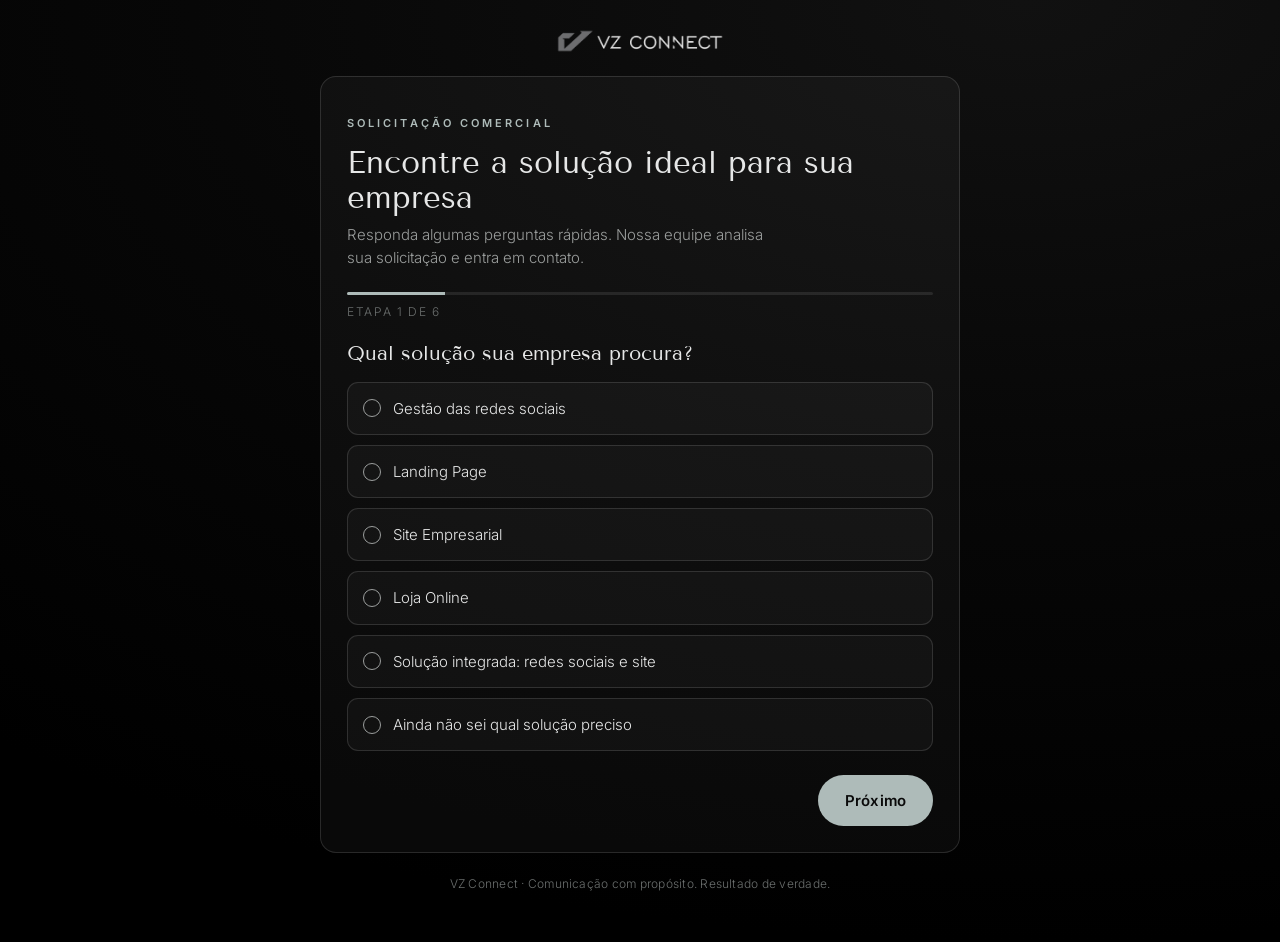
<file: formulario/index.html>
<!DOCTYPE html>
<html lang="pt-BR">
<head>
<meta charset="UTF-8">
<meta name="viewport" content="width=device-width, initial-scale=1.0, viewport-fit=cover">
<title>Descubra a solução ideal para sua empresa — VZ Connect</title>
<link rel="icon" type="image/svg+xml" href="../img/vz-symbol.svg">
<link rel="preconnect" href="https://fonts.googleapis.com">
<link rel="preconnect" href="https://fonts.gstatic.com" crossorigin>
<link href="https://fonts.googleapis.com/css2?family=Inter:wght@300;400;500;600&family=Tenor+Sans&display=swap" rel="stylesheet">
<style>
  :root{
    --bg:#060606; --fg:#E6E7E7; --white:#fff; --muted:#9b9e9d; --dim:#6b6f6e;
    --line:rgba(230,231,231,.13); --accent:#AEBBB9; --card:rgba(255,255,255,.035); --card-bd:rgba(230,231,231,.14);
    --danger:#d9a441; --ff-disp:'Tenor Sans',serif; --ff-body:'Inter',sans-serif;
  }
  *{margin:0;padding:0;box-sizing:border-box}
  html{-webkit-text-size-adjust:100%}
  body{background:radial-gradient(130% 100% at 80% 0%, #111 0%, #070707 50%, #000 100%);color:var(--fg);
    font-family:var(--ff-body);font-weight:300;line-height:1.55;-webkit-font-smoothing:antialiased;
    min-height:100vh;min-height:100svh;padding:28px 16px 48px;display:flex;flex-direction:column;align-items:center}
  a{color:var(--accent)}
  .shell{width:100%;max-width:640px}
  .brand{display:flex;justify-content:center;margin-bottom:22px}
  .brand img{height:26px;opacity:.9}
  .card{background:var(--card);border:1px solid var(--card-bd);border-radius:16px;padding:32px 26px 26px;position:relative}
  .lab{font-family:var(--ff-body);font-weight:600;font-size:11px;letter-spacing:.28em;text-transform:uppercase;color:var(--accent)}
  h1{font-family:var(--ff-disp);font-weight:400;font-size:clamp(23px,5.4vw,31px);line-height:1.12;margin:12px 0 8px}
  .sub{color:var(--muted);font-size:15px;max-width:48ch}
  .prog{height:3px;background:rgba(230,231,231,.1);border-radius:3px;margin:22px 0 8px;overflow:hidden}
  .prog>i{display:block;height:100%;background:var(--accent);width:16.6%;transition:width .4s cubic-bezier(.16,1,.3,1)}
  .stepno{font-size:12px;letter-spacing:.14em;text-transform:uppercase;color:var(--dim);margin-bottom:20px}
  form{border:0}
  .step{border:0;padding:0;margin:0 0 8px;min-inline-size:auto}
  .js-ready .step:not(.current){display:none}
  html:not(.js-ready) .nav{display:none}
  .nojs-note{display:block;background:rgba(174,187,185,.08);border:1px solid var(--card-bd);border-radius:11px;padding:14px 16px;margin-top:18px;color:var(--fg);font-size:14px}
  html.js-ready .nojs-note{display:none}
  .js-steps-title{display:none}
  .q{font-family:var(--ff-disp);font-weight:400;font-size:20px;color:var(--fg);margin-bottom:16px;line-height:1.22;padding:0;display:block}
  .hint{font-size:13px;color:var(--dim);margin:-8px 0 16px}
  .opts{border:0;padding:0;margin:0 0 6px;display:flex;flex-direction:column;gap:10px;min-inline-size:auto}
  .opts+.opts{margin-top:22px}
  .opt{position:relative;display:flex;align-items:center;gap:12px;background:rgba(255,255,255,.03);border:1px solid var(--card-bd);
    border-radius:11px;padding:14px 15px;color:var(--fg);font-size:15px;cursor:pointer;transition:.16s;min-height:52px}
  .opt:hover{border-color:var(--accent)}
  .opt input{position:absolute;opacity:0;width:0;height:0}
  .opt .dot{width:18px;height:18px;border-radius:50%;border:1.5px solid var(--muted);flex:0 0 auto;position:relative;transition:.16s}
  .opt input:checked~.dot{border-color:var(--accent)}
  .opt input:checked~.dot::after{content:"";position:absolute;inset:3px;border-radius:50%;background:var(--accent)}
  .opt input:focus-visible~.dot{box-shadow:0 0 0 3px rgba(174,187,185,.35)}
  .opt:has(input:checked){border-color:var(--accent);background:rgba(174,187,185,.09)}
  .field{margin-bottom:15px}
  .field label{display:block;font-size:13.5px;color:var(--muted);margin-bottom:7px}
  .field label .req{color:var(--accent)}
  .field label .opt-tag{color:var(--dim)}
  .field input,.field textarea{width:100%;background:rgba(255,255,255,.03);border:1px solid var(--card-bd);border-radius:10px;
    padding:13px 15px;color:var(--fg);font-family:var(--ff-body);font-size:16px;font-weight:300;transition:border-color .18s}
  .field input:focus,.field textarea:focus{outline:none;border-color:var(--accent)}
  .field input[aria-invalid="true"],.field textarea[aria-invalid="true"]{border-color:var(--danger)}
  .field textarea{resize:vertical;min-height:84px}
  .field .ferr{color:var(--danger);font-size:12.5px;margin-top:6px;display:none}
  .field .ferr.on{display:block}
  .grid2{display:grid;grid-template-columns:1fr 1fr;gap:15px}
  @media(max-width:520px){.grid2{grid-template-columns:1fr}}
  .rev-list{display:flex;flex-direction:column;gap:1px;background:var(--line);border:1px solid var(--line);border-radius:11px;overflow:hidden;margin-bottom:20px}
  .rev-row{display:flex;justify-content:space-between;gap:14px;background:#0a0a0a;padding:12px 15px;font-size:14px}
  .rev-row .rk{color:var(--muted);flex:0 0 42%}
  .rev-row .rv{color:var(--fg);text-align:right;font-weight:400}
  .consent{display:flex;gap:12px;align-items:flex-start;background:rgba(255,255,255,.03);border:1px solid var(--card-bd);border-radius:11px;padding:15px 16px;cursor:pointer;margin-bottom:12px}
  .consent input{margin-top:2px;width:18px;height:18px;flex:0 0 auto;accent-color:#AEBBB9}
  .consent span{font-size:13px;color:var(--muted);line-height:1.5}
  .consent.req-miss{border-color:var(--danger)}
  .nav{display:flex;justify-content:space-between;align-items:center;gap:12px;margin-top:24px}
  .btn{font-family:var(--ff-body);font-weight:600;font-size:15px;letter-spacing:.01em;border-radius:40px;padding:15px 26px;cursor:pointer;border:1px solid transparent;transition:.18s;min-height:50px;-webkit-tap-highlight-color:transparent}
  .btn.prim{background:var(--accent);color:#0A0A0A}
  .btn.prim:hover{filter:brightness(1.06)}
  .btn.ghost{background:transparent;color:var(--muted);border-color:var(--card-bd)}
  .btn.ghost:hover{color:var(--fg);border-color:var(--muted)}
  .btn[disabled]{opacity:.5;pointer-events:none}
  .formerr{color:var(--danger);font-size:13.5px;margin-top:14px;background:rgba(217,164,65,.08);border:1px solid rgba(217,164,65,.3);border-radius:10px;padding:12px 14px;display:none}
  .formerr.on{display:block}
  .hp{position:absolute!important;left:-9999px!important;width:1px;height:1px;overflow:hidden;opacity:0;font-size:16px}
  #successView{display:none;text-align:center}
  #successView.on{display:block}
  #successView .rlab{display:block;margin-bottom:14px}
  #successView .rtitle{font-family:var(--ff-disp);font-size:clamp(22px,5vw,29px);color:var(--fg);margin-bottom:8px;line-height:1.15}
  #successView .proto{font-size:12px;letter-spacing:.14em;text-transform:uppercase;color:var(--dim);margin-bottom:16px}
  #successView .rtext{color:var(--muted);font-size:15.5px;max-width:46ch;margin:0 auto 12px}
  #successView .rnote{color:var(--dim);font-size:12.5px;max-width:42ch;margin:0 auto 26px}
  #successView .wa{display:inline-flex;align-items:center;gap:10px;background:var(--accent);color:#0A0A0A;font-weight:600;font-size:15px;border-radius:40px;padding:15px 30px;text-decoration:none;min-height:50px}
  #successView .wa svg{width:19px;height:19px}
  .foot{text-align:center;color:var(--dim);font-size:12px;margin-top:22px;letter-spacing:.02em}
  noscript .nsbox{display:block;background:rgba(174,187,185,.08);border:1px solid var(--card-bd);border-radius:11px;padding:14px 16px;margin-bottom:18px;color:var(--fg);font-size:14px}
  @media(max-width:520px){ body{padding:20px 12px 40px} .card{padding:26px 18px 22px} .btn{flex:1} }
</style>
</head>
<body>
<div class="shell">
  <div class="brand"><img id="logo" src="[data-uri]" alt="VZ CONNECT"></div>
  <div class="card">

    <div id="intro">
      <span class="lab">Solicitação comercial</span>
      <h1>Encontre a solução ideal para sua empresa</h1>
      <p class="sub">Responda algumas perguntas rápidas. Nossa equipe analisa sua solicitação e entra em contato.</p>
      <div class="prog" aria-hidden="true"><i id="bar"></i></div>
      <div class="stepno" id="stepno" aria-live="polite">Etapa 1 de 6</div>
    </div>

    <noscript>
      <div class="nsbox">Para enviar o formulário, ative o JavaScript. Se preferir, fale direto no WhatsApp <a href="https://wa.me/5527998431267" rel="noopener">(27) 99843-1267</a>. Abaixo, todas as perguntas.</div>
    </noscript>

    <form id="leadForm" novalidate>
      <input type="hidden" id="utm_source" name="utm_source"><input type="hidden" id="utm_medium" name="utm_medium">
      <input type="hidden" id="utm_campaign" name="utm_campaign"><input type="hidden" id="utm_content" name="utm_content">
      <input type="hidden" id="utm_term" name="utm_term"><input type="hidden" id="fbclid" name="fbclid">
      <input type="hidden" id="gclid" name="gclid"><input type="hidden" id="referrer" name="referrer">
      <input type="hidden" id="page_url" name="page_url"><input type="hidden" id="created_at" name="created_at">
      <input type="hidden" id="device" name="device"><input type="hidden" id="user_agent" name="user_agent">
      <input type="hidden" id="lang" name="lang"><input type="hidden" id="lead_id" name="lead_id">
      <!-- honeypot: o nome _gotcha é a convenção do Formspree, que também o verifica no servidor -->
      <div class="hp" aria-hidden="true"><label for="_gotcha">Não preencha este campo</label><input type="text" id="_gotcha" name="_gotcha" tabindex="-1" autocomplete="off"></div>

      <p class="js-steps-title">Perguntas</p>

      <fieldset class="step opts current" id="step-1" data-step="1" aria-current="step">
        <legend class="q">Qual solução sua empresa procura?</legend>
        <label class="opt"><input type="radio" name="servico" value="gestao_redes" required><span class="dot"></span><span>Gestão das redes sociais</span></label>
        <label class="opt"><input type="radio" name="servico" value="landing_page"><span class="dot"></span><span>Landing Page</span></label>
        <label class="opt"><input type="radio" name="servico" value="site_empresarial"><span class="dot"></span><span>Site Empresarial</span></label>
        <label class="opt"><input type="radio" name="servico" value="loja_online"><span class="dot"></span><span>Loja Online</span></label>
        <label class="opt"><input type="radio" name="servico" value="solucao_integrada"><span class="dot"></span><span>Solução integrada: redes sociais e site</span></label>
        <label class="opt"><input type="radio" name="servico" value="indefinido"><span class="dot"></span><span>Ainda não sei qual solução preciso</span></label>
      </fieldset>

      <fieldset class="step opts" id="step-2" data-step="2">
        <legend class="q" id="q2">Qual situação mais representa sua empresa?</legend>
        <div id="step2-options">
          <label class="opt"><input type="radio" name="situacao" value="s0"><span class="dot"></span><span>Minhas redes estão paradas ou irregulares</span></label>
          <label class="opt"><input type="radio" name="situacao" value="s1"><span class="dot"></span><span>Produzimos conteúdo, mas sem estratégia</span></label>
          <label class="opt"><input type="radio" name="situacao" value="s2"><span class="dot"></span><span>Precisamos melhorar o posicionamento</span></label>
          <label class="opt"><input type="radio" name="situacao" value="s3"><span class="dot"></span><span>Precisamos gerar mais oportunidades</span></label>
          <label class="opt"><input type="radio" name="situacao" value="s4"><span class="dot"></span><span>Queremos profissionalizar toda a comunicação</span></label>
          <label class="opt"><input type="radio" name="situacao" value="s5"><span class="dot"></span><span>Prefiro explicar em uma conversa</span></label>
        </div>
      </fieldset>

      <fieldset class="step" id="step-3" data-step="3">
        <fieldset class="opts">
          <legend class="q" id="q3a">Quando pretende começar?</legend>
          <label class="opt"><input type="radio" name="prazo" value="asap"><span class="dot"></span><span>O mais rápido possível</span></label>
          <label class="opt"><input type="radio" name="prazo" value="30"><span class="dot"></span><span>Nos próximos 30 dias</span></label>
          <label class="opt"><input type="radio" name="prazo" value="30_60"><span class="dot"></span><span>Entre 30 e 60 dias</span></label>
          <label class="opt"><input type="radio" name="prazo" value="60_90"><span class="dot"></span><span>Entre 60 e 90 dias</span></label>
          <label class="opt"><input type="radio" name="prazo" value="pesquisando"><span class="dot"></span><span>Ainda estou pesquisando</span></label>
        </fieldset>
        <fieldset class="opts">
          <legend class="q" id="q3b">Você participa da decisão de contratação?</legend>
          <label class="opt"><input type="radio" name="decisor" value="responsavel"><span class="dot"></span><span>Sim, sou responsável pela decisão</span></label>
          <label class="opt"><input type="radio" name="decisor" value="com_outra"><span class="dot"></span><span>Sim, decido com outra pessoa</span></label>
          <label class="opt"><input type="radio" name="decisor" value="apresentar"><span class="dot"></span><span>Estou pesquisando para apresentar à empresa</span></label>
          <label class="opt"><input type="radio" name="decisor" value="nao"><span class="dot"></span><span>Não sou responsável pela contratação</span></label>
        </fieldset>
      </fieldset>

      <fieldset class="step" id="step-4" data-step="4">
        <legend class="q">Seus dados de contato</legend>
        <div class="grid2">
          <div class="field"><label for="nome">Nome <span class="req">*</span></label>
            <input id="nome" name="nome" type="text" autocomplete="name" maxlength="80" aria-describedby="err-nome"><div class="ferr" id="err-nome" role="alert">Informe seu nome.</div></div>
          <div class="field"><label for="empresa">Empresa ou marca <span class="req">*</span></label>
            <input id="empresa" name="empresa" type="text" autocomplete="organization" maxlength="80" aria-describedby="err-empresa"><div class="ferr" id="err-empresa" role="alert">Informe o nome da empresa.</div></div>
        </div>
        <div class="field"><label for="whatsapp">WhatsApp (com DDD) <span class="req">*</span></label>
          <input id="whatsapp" name="whatsapp" type="tel" inputmode="numeric" autocomplete="tel-national" placeholder="(00) 00000-0000" maxlength="16" aria-describedby="err-whatsapp"><div class="ferr" id="err-whatsapp" role="alert">Informe um WhatsApp válido com DDD.</div></div>
        <div class="grid2">
          <div class="field"><label for="cidade">Cidade <span class="req">*</span></label>
            <input id="cidade" name="cidade" type="text" autocomplete="address-level2" maxlength="60" aria-describedby="err-cidade"><div class="ferr" id="err-cidade" role="alert">Informe sua cidade.</div></div>
          <div class="field"><label for="estado">Estado (UF) <span class="req">*</span></label>
            <input id="estado" name="estado" type="text" autocomplete="address-level1" maxlength="20" placeholder="ES" aria-describedby="err-estado"><div class="ferr" id="err-estado" role="alert">Informe o estado.</div></div>
        </div>
        <div class="grid2">
          <div class="field"><label for="instagram">Instagram da empresa <span class="opt-tag">(opcional)</span></label>
            <input id="instagram" name="instagram" type="text" autocomplete="off" maxlength="60" placeholder="@suaempresa"></div>
          <div class="field"><label for="site_atual">Site atual <span class="opt-tag">(opcional)</span></label>
            <input id="site_atual" name="site_atual" type="url" autocomplete="url" maxlength="120" placeholder="https://" aria-describedby="err-site_atual"><div class="ferr" id="err-site_atual" role="alert">Informe uma URL válida começando com http:// ou https://.</div></div>
        </div>
        <div class="field"><label for="email">E-mail <span class="req">*</span></label>
          <input id="email" name="email" type="email" autocomplete="email" maxlength="120" placeholder="voce@email.com" aria-describedby="err-email"><div class="ferr" id="err-email" role="alert">Informe um e-mail válido.</div></div>
      </fieldset>

      <fieldset class="step" id="step-5" data-step="5">
        <legend class="q">Sua necessidade</legend>
        <div class="field"><label for="mensagem">Conte brevemente o que sua empresa precisa <span class="req">*</span></label>
          <textarea id="mensagem" name="mensagem" maxlength="600" aria-describedby="err-mensagem"></textarea><div class="ferr" id="err-mensagem" role="alert">Escreva algumas palavras sobre o que precisa.</div></div>
        <fieldset class="opts">
          <legend class="q" id="q5b">Qual é o melhor período para entrarmos em contato? <span class="opt-tag">(opcional)</span></legend>
          <label class="opt"><input type="radio" name="periodo" value="manha"><span class="dot"></span><span>Manhã</span></label>
          <label class="opt"><input type="radio" name="periodo" value="tarde"><span class="dot"></span><span>Tarde</span></label>
          <label class="opt"><input type="radio" name="periodo" value="noite"><span class="dot"></span><span>Noite</span></label>
          <label class="opt"><input type="radio" name="periodo" value="qualquer"><span class="dot"></span><span>Qualquer horário</span></label>
          <label class="opt"><input type="radio" name="periodo" value="whatsapp"><span class="dot"></span><span>Prefiro contato pelo WhatsApp</span></label>
        </fieldset>
      </fieldset>

      <fieldset class="step" id="step-6" data-step="6">
        <legend class="q">Revisão e envio</legend>
        <div class="rev-list" id="reviewList" aria-live="polite"></div>
        <label class="consent" id="consent-privacy-box">
          <input type="checkbox" id="consent_privacy" name="consent_privacy">
          <span>Autorizo a VZ Connect a utilizar os dados informados para analisar minha solicitação e entrar em contato comigo pelo WhatsApp, telefone ou e-mail. O consentimento de marketing é opcional e posso solicitar correção ou exclusão dos meus dados.</span>
        </label>
        <label class="consent">
          <input type="checkbox" id="consent_marketing" name="consent_marketing">
          <span>Quero receber conteúdos, novidades e ofertas da VZ Connect. (opcional)</span>
        </label>
        <div class="formerr" id="formError" role="alert" aria-live="assertive"></div>
      </fieldset>

      <div class="nav" id="navbar">
        <button type="button" class="btn ghost" id="backBtn">Voltar</button>
        <button type="button" class="btn prim" id="nextBtn">Próximo</button>
        <button type="submit" class="btn prim" id="submitBtn" style="display:none">Enviar solicitação</button>
      </div>
      <div class="nojs-note">Para enviar online é necessário ativar o JavaScript no navegador. Se preferir, fale com a gente agora no WhatsApp: <a href="https://wa.me/5527998431267" rel="noopener">(27) 99843-1267</a>.</div>
    </form>

    <div id="successView">
      <span class="lab rlab">Solicitação recebida</span>
      <div class="rtitle" id="recTitle">Recebemos sua solicitação</div>
      <div class="proto" id="recProto"></div>
      <div class="rtext" id="recText">A equipe da VZ Connect vai analisar suas respostas e entrar em contato pelo canal que você informou.</div>
      <div class="rnote">Guarde o protocolo acima — ele identifica sua solicitação no nosso atendimento.</div>
      <a class="wa" id="waBtn" href="#" rel="noopener">
        <svg viewBox="0 0 24 24" fill="currentColor"><path d="M12 2a10 10 0 0 0-8.6 15l-1.4 5 5.1-1.3A10 10 0 1 0 12 2Zm5.8 14.2c-.2.7-1.4 1.3-2 1.4-.5.1-1.2.1-1.9-.1-.4-.1-1-.3-1.7-.6-3-1.3-4.9-4.3-5-4.5-.2-.2-1.3-1.7-1.3-3.2s.8-2.3 1.1-2.6c.3-.3.6-.4.8-.4h.6c.2 0 .4 0 .7.5.2.6.8 2 .9 2.1.1.2.1.3 0 .5-.4.8-.9 1-.5 1.6.9 1.5 1.8 2 3.1 2.7.2.1.4.1.5-.1.2-.2.6-.7.8-.9.2-.3.3-.2.6-.1.2.1 1.5.7 1.8.8.3.1.4.2.5.3.1.2.1.6-.1 1.1Z"/></svg>
        Falar com um especialista no WhatsApp
      </a>
    </div>

  </div>
  <div class="foot">VZ Connect · Comunicação com propósito. Resultado de verdade.</div>
</div>

<script>
/* =====================================================================
   VZ CONNECT — Formulário de leads (tráfego pago)
   Publicado em vzconnect.com.br/formulario · envio pelo Formspree.

   >>> PREENCHER ANTES DE PUBLICAR <<<
   LEAD_ENDPOINT_URL — em formspree.io, criar o formulário e copiar o
                       endpoint que ele mostra (https://formspree.io/f/XXXXXXXX).
                       É a única coisa que falta para o envio funcionar.
   ===================================================================== */
const LEAD_ENDPOINT_URL = "https://formspree.io/f/mdajawjo";   // endpoint do Formspree: https://formspree.io/f/XXXXXXXX
const WHATSAPP = "5527998431267";             // (27) 99843-1267

const META_PIXEL_ID = "";          // ex: "1234567890" (deixe vazio até ter)
const GA4_MEASUREMENT_ID = "";     // ex: "G-XXXXXXX"
const GOOGLE_ADS_CONVERSION = "";  // ex: "AW-XXXX/xxxx"
const GTM_CONTAINER_ID = "";       // ex: "GTM-XXXXXXX" (cole também o snippet do GTM no <head>)

/* ===================== dados das etapas ===================== */
const SERVICE_LABEL = {
  gestao_redes:'Gestão das redes sociais',
  landing_page:'Landing Page',
  site_empresarial:'Site Empresarial',
  loja_online:'Loja Online',
  solucao_integrada:'Solução integrada: redes sociais e site',
  indefinido:'Ainda não sei qual solução preciso'
};
/* Situação atual — as opções mudam conforme o serviço escolhido na etapa 1. */
const SIT_GESTAO=['Minhas redes estão paradas ou irregulares','Produzimos conteúdo, mas sem estratégia','Precisamos melhorar o posicionamento','Precisamos gerar mais oportunidades','Queremos profissionalizar toda a comunicação','Prefiro explicar em uma conversa'];
const SIT_SITE  =['Ainda não temos site','O site atual está desatualizado','Precisamos captar contatos','Precisamos apresentar melhor a empresa','Precisamos vender pela internet','Prefiro explicar em uma conversa'];
const SIT_INTEG =['Precisamos organizar as redes sociais e o site','A comunicação atual não representa mais a empresa','Precisamos gerar mais oportunidades','Queremos profissionalizar toda a presença digital','Estamos começando do zero','Prefiro explicar em uma conversa'];
const SITUACOES = {
  gestao_redes:SIT_GESTAO,
  landing_page:SIT_SITE,
  site_empresarial:SIT_SITE,
  loja_online:SIT_SITE,
  solucao_integrada:SIT_INTEG,
  indefinido:SIT_INTEG
};
const PRAZO_LABEL={asap:'O mais rápido possível','30':'Nos próximos 30 dias','30_60':'Entre 30 e 60 dias','60_90':'Entre 60 e 90 dias',pesquisando:'Apenas pesquisando'};
const DECISOR_LABEL={responsavel:'Responsável pela decisão',com_outra:'Decide com outra pessoa',apresentar:'Pesquisa para apresentar',nao:'Não é responsável'};
const PERIODO_LABEL={manha:'Manhã',tarde:'Tarde',noite:'Noite',qualquer:'Qualquer horário',whatsapp:'Prefere contato pelo WhatsApp'};

/* ===================== util ===================== */
const $=s=>document.querySelector(s), $$=s=>Array.from(document.querySelectorAll(s));
const esc=s=>String(s==null?'':s).replace(/[<>&"]/g,c=>({'<':'&lt;','>':'&gt;','&':'&amp;','"':'&quot;'}[c]));
function labelFor(name,val){ if(!val) return ''; const el=document.querySelector('input[name="'+name+'"][value="'+(window.CSS&&CSS.escape?CSS.escape(val):val)+'"]');
  if(el){const sp=el.parentElement.querySelector('span:last-child');return sp?sp.textContent:val;} return val; }

/* ===================== origem / meta ===================== */
(function(){
  var p=new URLSearchParams(location.search), g=function(k){return p.get(k)||'';};
  ['utm_source','utm_medium','utm_campaign','utm_content','utm_term','fbclid','gclid'].forEach(function(k){$('#'+k).value=g(k);});
  $('#referrer').value=document.referrer||''; $('#page_url').value=location.href;
  $('#lang').value=navigator.language||''; $('#user_agent').value=navigator.userAgent||'';
  $('#device').value=/Mobi|Android|iPhone|iPad/i.test(navigator.userAgent)?'mobile':'desktop';
  $('#created_at').value=new Date().toISOString();
  $('#lead_id').value=genId();
})();
function genId(){var d=new Date(),p=function(n){return String(n).padStart(2,'0');};
  var ymd=''+d.getFullYear()+p(d.getMonth()+1)+p(d.getDate());
  var r='',c='ABCDEFGHJKMNPQRSTUVWXYZ23456789';for(var i=0;i<6;i++)r+=c[Math.floor(Math.random()*c.length)];
  return 'VZ-'+ymd+'-'+r;}

/* ===================== mensuração (hooks editáveis) ===================== */
function track(event,params){ params=params||{};
  try{ if(window.dataLayer){window.dataLayer.push(Object.assign({event:event},params));} }catch(e){}
  try{ if(window.gtag){window.gtag('event',event,params);} }catch(e){}
  try{ if(window.fbq){ if(event==='generate_lead'){fbq('track','Lead');} else {fbq('trackCustom',event,params);} } }catch(e){}
  try{ if(event==='generate_lead' && window.gtag && GOOGLE_ADS_CONVERSION){ window.gtag('event','conversion',{send_to:GOOGLE_ADS_CONVERSION}); } }catch(e){}
  /* Meta CAPI (server-side): enviar o mesmo evento pelo backend, se desejar deduplicação. */
}

/* ===================== steps ===================== */
var TOTAL=6, cur=1, started=false; var loadTs=Date.now();
var bar=$('#bar'), stepno=$('#stepno'), backBtn=$('#backBtn'), nextBtn=$('#nextBtn'), submitBtn=$('#submitBtn'), formError=$('#formError'), wa=$('#whatsapp');
track('form_view',{form:'leads'});

function service(){var el=document.querySelector('input[name="servico"]:checked');return el?el.value:'';}
function radioVal(name){var el=document.querySelector('input[name="'+name+'"]:checked');return el?el.value:'';}
function renderConditional(){
  /* etapa 2: opções de situação conforme o serviço escolhido (a resposta antiga é descartada) */
  var sv=service();
  var list=SITUACOES[sv]||SITUACOES.indefinido;
  $('#step2-options').innerHTML=list.map(function(t,i){return '<label class="opt"><input type="radio" name="situacao" value="s'+i+'"><span class="dot"></span><span>'+esc(t)+'</span></label>';}).join('');
}
function show(n){
  $$('.step').forEach(function(s){var a=(+s.dataset.step===n);s.classList.toggle('current',a);if(a)s.setAttribute('aria-current','step');else s.removeAttribute('aria-current');});
  bar.style.width=(n/TOTAL*100)+'%'; stepno.textContent='Etapa '+n+' de '+TOTAL;
  backBtn.style.visibility=n===1?'hidden':'visible';
  var last=n===TOTAL; nextBtn.style.display=last?'none':''; submitBtn.style.display=last?'':'none';
  formError.classList.remove('on');
  if(n===6) buildReview();
  try{var t=document.querySelector('.step.current .q, .step.current legend'); if(t) t.scrollIntoView({block:'nearest'});}catch(e){}
}
document.addEventListener('change',function(e){ if(e.target.matches&&e.target.matches('input,textarea')){ if(!started){started=true;track('form_start',{form:'leads'});} } },true);

/* ===================== validação ===================== */
function maskPhone(v){v=v.replace(/\D/g,'').slice(0,11);
  if(v.length<=10){return v.replace(/(\d{0,2})(\d{0,4})(\d{0,4})/,function(m,a,b,c){return [a&&'('+a+(a.length===2?') ':''),b,c&&'-'+c].filter(Boolean).join('');}).trim();}
  return v.replace(/(\d{2})(\d{5})(\d{0,4})/,'($1) $2-$3');}
wa.addEventListener('input',function(){wa.value=maskPhone(wa.value);});
function phoneDigits(){return wa.value.replace(/\D/g,'');}
function fieldErr(id,on){var f=$('#err-'+id),inp=$('#'+id);if(f)f.classList.toggle('on',on);if(inp)inp.setAttribute('aria-invalid',on?'true':'false');}
function err(m){formError.textContent=m;formError.classList.add('on');track('form_error',{step:cur,message:m});return false;}
function validateStep(n){
  formError.classList.remove('on');
  if(n===1){ if(!radioVal('servico')) return err('Selecione uma opção para continuar.'); }
  if(n===2){ if(!radioVal('situacao')) return err('Selecione uma opção para continuar.'); }
  if(n===3){ if(!radioVal('prazo')) return err('Selecione quando pretende começar.'); if(!radioVal('decisor')) return err('Selecione uma opção sobre a decisão.'); }
  if(n===4){ var ok=true;
    [['nome',2],['empresa',2],['cidade',2],['estado',2]].forEach(function(p){var bad=$('#'+p[0]).value.trim().length<p[1];fieldErr(p[0],bad);if(bad)ok=false;});
    var pd=phoneDigits(); var badP=!(pd.length>=10&&pd.length<=11); fieldErr('whatsapp',badP); if(badP)ok=false;
    var em=$('#email').value.trim(); var badE=!/^[^\s@]+@[^\s@]+\.[^\s@]+$/.test(em); fieldErr('email',badE); if(badE)ok=false;   // e-mail obrigatório
    var st=$('#site_atual').value.trim(); var badS=st&&!/^https?:\/\//i.test(st); fieldErr('site_atual',badS); if(badS)ok=false;   // URL segue opcional
    if(!ok) return err('Confira os campos destacados.'); }
  if(n===5){ var badM=$('#mensagem').value.trim().length<3; fieldErr('mensagem',badM);
    if(badM) return err('Conte brevemente o que sua empresa precisa.'); }
  if(n===6){ if(!$('#consent_privacy').checked){$('#consent-privacy-box').classList.add('req-miss');return err('É necessário autorizar o contato para enviar.');}
             $('#consent-privacy-box').classList.remove('req-miss'); }
  return true;
}

/* ===================== navegação ===================== */
nextBtn.addEventListener('click',function(){ if(!validateStep(cur))return; track('form_step',{step:cur,service:service()}); if(cur===1)renderConditional(); if(cur<TOTAL){cur++;show(cur);} });
backBtn.addEventListener('click',function(){ if(cur>1){cur--;show(cur);} });

/* ===================== revisão ===================== */
function buildReview(){
  var sv=service(), rows=[['Serviço',SERVICE_LABEL[sv]||'—'],['Situação',labelFor('situacao',radioVal('situacao'))||'—']];
  rows.push(['Prazo',PRAZO_LABEL[radioVal('prazo')]||'—']); rows.push(['Decisão',DECISOR_LABEL[radioVal('decisor')]||'—']);
  rows.push(['Nome',$('#nome').value||'—']); rows.push(['Empresa',$('#empresa').value||'—']);
  rows.push(['WhatsApp',wa.value||'—']); rows.push(['E-mail',$('#email').value||'—']);
  rows.push(['Cidade / UF',($('#cidade').value||'—')+' / '+($('#estado').value||'—')]);
  if($('#instagram').value) rows.push(['Instagram',$('#instagram').value]);
  if($('#site_atual').value) rows.push(['Site atual',$('#site_atual').value]);
  if($('#mensagem').value) rows.push(['Necessidade',$('#mensagem').value]);
  if(radioVal('periodo')) rows.push(['Melhor período',PERIODO_LABEL[radioVal('periodo')]]);
  $('#reviewList').innerHTML=rows.map(function(r){return '<div class="rev-row"><span class="rk">'+esc(r[0])+'</span><span class="rv">'+esc(r[1])+'</span></div>';}).join('');
}

/* ===================== classificação interna (nunca exibida ao usuário) =====================
   Serve só para priorizar o atendimento na planilha. Não vira preço, plano nem proposta. */
function score(){
  var P=({asap:30,'30':25,'30_60':15,'60_90':8,pesquisando:0})[radioVal('prazo')]||0;
  var D=({responsavel:30,com_outra:22,apresentar:10,nao:0})[radioVal('decisor')]||0;
  var sv=service();
  var S = sv==='solucao_integrada'?25 : (sv==='indefinido'?10 : 20);
  var sit=radioVal('situacao'), situText=labelFor('situacao',sit)||'';
  var N = !sit ? 3 : (/conversa/i.test(situText) ? 10 : 15);
  var total=P+D+S+N;
  return {total:total, cls: total>=75?'quente':(total>=45?'morno':'nutricao')};
}

/* ===================== envio real ===================== */
var sending=false, submitAttempts=0, MAX_ATTEMPTS=12;
function collect(){
  var sc=score(), sv=service();
  var situLabel=labelFor('situacao',radioVal('situacao'));
  var prazoLabel=PRAZO_LABEL[radioVal('prazo')]||'';
  /* _subject é lido pelo Formspree para montar o assunto do e-mail e não vai para os dados */
  return { _subject:'Novo lead VZ Connect — '+$('#nome').value.trim()+' · '+(SERVICE_LABEL[sv]||sv),
    form_type:'lead', schema_version:'2.0', form_version:'2.0', lead_id:$('#lead_id').value, created_at:$('#created_at').value,
    nome:$('#nome').value.trim(), empresa:$('#empresa').value.trim(), whatsapp:wa.value.trim(),
    email:$('#email').value.trim(), cidade:$('#cidade').value.trim(), estado:$('#estado').value.trim(),
    instagram:$('#instagram').value.trim(), site_atual:$('#site_atual').value.trim(),
    servico_procurado:sv, servico_label:SERVICE_LABEL[sv]||'', situacao_atual:situLabel,
    prazo:prazoLabel, decisor:DECISOR_LABEL[radioVal('decisor')]||'', mensagem:$('#mensagem').value.trim(),
    periodo_contato:PERIODO_LABEL[radioVal('periodo')]||'',
    lead_score:sc.total, lead_classification:sc.cls,
    privacy_consent:'sim', marketing_consent:$('#consent_marketing').checked?'sim':'nao',
    utm_source:$('#utm_source').value, utm_medium:$('#utm_medium').value, utm_campaign:$('#utm_campaign').value,
    utm_content:$('#utm_content').value, utm_term:$('#utm_term').value, fbclid:$('#fbclid').value, gclid:$('#gclid').value,
    referrer:$('#referrer').value, page_url:$('#page_url').value, page_path:location.pathname, device:$('#device').value,
    user_agent:$('#user_agent').value, lang:$('#lang').value, submit_duration_seconds:Math.round((Date.now()-loadTs)/1000),
    /* vai junto para o Formspree conferir do lado dele; campos com _ não viram coluna */
    _gotcha:$('#_gotcha').value };
}
function waLink(p){
  var l=['Olá! Preenchi o formulário da VZ Connect.','','Nome: '+p.nome,'Empresa: '+p.empresa,'Protocolo: '+p.lead_id,
    'Interesse: '+(p.servico_label||p.servico_procurado),'Prazo: '+p.prazo,'','Quero conversar sobre o próximo passo.'];
  return 'https://wa.me/'+WHATSAPP+'?text='+encodeURIComponent(l.join('\n'));
}
$('#leadForm').addEventListener('submit', function(e){
  e.preventDefault();
  if(sending) return;
  if(!validateStep(6)) return;
  if($('#_gotcha').value){ return; }                                   // honeypot
  if(Date.now()-loadTs < 3000){ return err('Aguarde um instante e tente novamente.'); }
  if(submitAttempts>=MAX_ATTEMPTS){ return err('Muitas tentativas. Fale com a gente no WhatsApp — atendemos na hora.'); }
  if(!(LEAD_ENDPOINT_URL && LEAD_ENDPOINT_URL.indexOf('__')<0)){
    console.error('[VZ] LEAD_ENDPOINT_URL não configurada — cole o endpoint do Formspree (https://formspree.io/f/XXXXXX).');
    return err('Envio ainda não configurado. Fale com a gente no WhatsApp que atendemos na hora.');
  }
  var payload=collect();
  sending=true; submitAttempts++; submitBtn.disabled=true; var old=submitBtn.textContent; submitBtn.textContent='Enviando…'; formError.classList.remove('on');
  fetch(LEAD_ENDPOINT_URL,{method:'POST',headers:{'Content-Type':'application/json','Accept':'application/json'},body:JSON.stringify(payload)})
    .then(function(res){ return res.text().then(function(t){ var d={}; try{d=JSON.parse(t);}catch(_){} return {ok:res.ok,d:d}; }); })
    .then(function(r){
      /* Formspree devolve 200 no sucesso e 4xx com { errors:[{ message }] } */
      var errs = r.d && r.d.errors;
      if(r.ok && !errs){
        track('generate_lead',{value:0,currency:'BRL',service:payload.servico_procurado});
        showSuccess(payload, payload.lead_id);
      }else{ throw new Error((errs && errs[0] && errs[0].message) || 'Falha ao registrar.'); }
    })
    .catch(function(){
      submitBtn.disabled=false; submitBtn.textContent=old; sending=false;
      err('Não conseguimos registrar agora. Tente novamente em instantes — ou fale direto no WhatsApp:');
      formError.innerHTML += ' <a href="'+waLink(payload)+'" rel="noopener" style="color:var(--accent);text-decoration:underline">abrir WhatsApp</a>';
    });
});
function showSuccess(p, leadId){
  $('#leadForm').style.display='none'; $('#intro').style.display='none';
  $('#recProto').textContent='Protocolo '+leadId;                     // sem plano, preço ou proposta automática
  $('#waBtn').setAttribute('href', waLink(p));
  $('#waBtn').addEventListener('click',function(){ track('whatsapp_after_lead',{service:service()}); });
  $('#successView').classList.add('on');
  try{$('#successView').scrollIntoView({block:'start'});}catch(e){}
}

/* init (progressive enhancement): ativa o modo em etapas só se tudo inicializar sem erro */
try{
  show(1);
  document.documentElement.classList.add('js-ready');
}catch(err){
  document.documentElement.classList.remove('js-ready');
  try{ document.querySelectorAll('.step').forEach(function(s){ s.classList.add('current'); }); }catch(e){}
  console.error('[VZ] Falha na inicialização — todas as etapas exibidas.', err);
}
</script>
</body>
</html>
</file>
<file: style.css>
:root {
  --black: #0a0a0a;
  --black-soft: #111312;
  --black-card: #151816;
  --graphite: #1c211f;
  --off: #e5e6e7;
  --paper: #f4f4ef;
  --paper-strong: #ffffff;
  --muted: #9da4a1;
  --muted-dark: #616965;
  --green: #174f43;
  --green-bright: #8bc8b3;
  --green-soft: #dcebe5;
  --line-dark: rgba(229, 230, 231, .12);
  --line-dark-strong: rgba(229, 230, 231, .2);
  --line-light: rgba(28, 33, 31, .13);
  --display: 'Manrope', sans-serif;
  --body: 'Inter', sans-serif;
  --max: 1320px;
  --gutter: clamp(20px, 5vw, 72px);
  --radius-sm: 14px;
  --radius: 22px;
  --radius-lg: 34px;
  --shadow: 0 26px 80px rgba(0, 0, 0, .16);
  --ease: cubic-bezier(.2, .75, .2, 1);
}

* { box-sizing: border-box; margin: 0; padding: 0; }
html { scroll-behavior: smooth; scroll-padding-top: 100px; }
body {
  min-width: 320px;
  overflow-x: hidden;
  background: var(--black);
  color: var(--off);
  font-family: var(--body);
  line-height: 1.65;
  -webkit-font-smoothing: antialiased;
  text-rendering: optimizeLegibility;
}
body::selection { background: var(--green-bright); color: var(--black); }
a { color: inherit; text-decoration: none; }
img { display: block; max-width: 100%; }
button, input, select, textarea { font: inherit; }
button { cursor: pointer; }
.shell { width: min(100%, var(--max)); margin-inline: auto; padding-inline: var(--gutter); }
.dark { background: var(--black); color: var(--off); }
.light { background: var(--paper); color: var(--graphite); }

.skip-link {
  position: fixed; top: -80px; left: 18px; z-index: 1000;
  border-radius: 999px; background: var(--off); color: var(--black);
  padding: 12px 18px; font-size: 13px; font-weight: 700;
}
.skip-link:focus { top: 18px; }

.loader {
  position: fixed; inset: 0; z-index: 999;
  display: grid; place-items: center; background: var(--black);
  transition: opacity .65s var(--ease), visibility .65s;
}
.loader img { width: 174px; filter: none; opacity: .95; }
.loader span {
  position: absolute; bottom: 18%; width: 150px; height: 2px;
  overflow: hidden; border-radius: 2px; background: var(--line-dark);
}
.loader span::after {
  content: ''; display: block; width: 45%; height: 100%; border-radius: inherit;
  background: var(--green-bright); animation: load 1s infinite var(--ease);
}
.loader.done { opacity: 0; visibility: hidden; pointer-events: none; }
@keyframes load { from { transform: translateX(-120%); } to { transform: translateX(260%); } }

.topbar {
  position: fixed; inset: 0 0 auto; z-index: 100; height: 86px;
  border-bottom: 1px solid transparent; transition: .3s var(--ease);
}
.topbar.scrolled {
  height: 76px; background: rgba(10, 10, 10, .86);
  border-color: var(--line-dark); backdrop-filter: blur(22px) saturate(125%);
}
.topbar__inner { height: 100%; display: flex; align-items: center; justify-content: space-between; gap: 24px; }
.brand { flex: 0 0 auto; }
.brand img { width: 150px; filter: none; }
.nav { display: flex; align-items: center; gap: clamp(15px, 1.6vw, 26px); }
.nav a {
  position: relative; color: rgba(229, 230, 231, .72);
  font-size: 12px; font-weight: 500; transition: color .2s;
}
.nav a::after {
  content: ''; position: absolute; right: 0; bottom: -9px; left: 0; height: 1px;
  background: var(--green-bright); transform: scaleX(0); transform-origin: right;
  transition: transform .25s var(--ease);
}
.nav a:hover { color: var(--off); }
.nav a:hover::after { transform: scaleX(1); transform-origin: left; }
.topbar__actions { display: flex; align-items: center; gap: 13px; }
.socials { display: flex; gap: 5px; }
.socials a {
  width: 31px; height: 31px; display: grid; place-items: center;
  border: 1px solid var(--line-dark); border-radius: 50%; color: var(--muted);
  transition: .2s;
}
.socials a svg { width: 14px; height: 14px; fill: currentColor; }
.socials a:hover { color: var(--off); border-color: var(--line-dark-strong); background: rgba(255,255,255,.06); }

.button {
  min-height: 54px; display: inline-flex; align-items: center; justify-content: center; gap: 12px;
  border: 1px solid transparent; border-radius: 999px; padding: 0 25px;
  font-size: 12px; font-weight: 700; letter-spacing: .01em; transition: .28s var(--ease);
}
.button::after { content: '↗'; font-size: 16px; line-height: 1; transition: transform .28s var(--ease); }
.button:hover::after { transform: translate(2px, -2px); }
.button--small { min-height: 42px; padding: 0 18px; font-size: 11px; }
.button--light { background: var(--off); color: var(--black); }
.button--light:hover { background: #fff; transform: translateY(-2px); box-shadow: 0 14px 30px rgba(0,0,0,.18); }
.button--ghost { color: var(--off); border-color: var(--line-dark-strong); background: rgba(255,255,255,.025); }
.button--ghost:hover { border-color: rgba(229,230,231,.45); background: rgba(255,255,255,.07); transform: translateY(-2px); }
.button--green { margin-top: 38px; background: var(--green); color: #fff; }
.button--green:hover { background: #1d6152; transform: translateY(-2px); box-shadow: 0 15px 34px rgba(23,79,67,.2); }

.menu-button {
  display: none; width: 42px; height: 42px; border: 1px solid var(--line-dark);
  border-radius: 50%; background: rgba(255,255,255,.03);
}
.menu-button span { display: block; width: 17px; height: 1px; margin: 5px auto; background: var(--off); transition: .2s; }
.menu-button[aria-expanded='true'] span:first-child { transform: translateY(3px) rotate(45deg); }
.menu-button[aria-expanded='true'] span:last-child { transform: translateY(-3px) rotate(-45deg); }
.mobile-menu {
  position: fixed; inset: 76px 0 0; z-index: 90; overflow-y: auto;
  padding: 28px var(--gutter) 40px; background: rgba(10,10,10,.98);
}
.mobile-menu nav { display: flex; flex-direction: column; }
.mobile-menu nav a {
  padding: 17px 0; border-bottom: 1px solid var(--line-dark);
  font-family: var(--display); font-size: clamp(25px, 7vw, 34px); font-weight: 600; letter-spacing: -.04em;
}
.mobile-menu .button { margin-top: 28px; }
.mobile-menu p { margin-top: 24px; color: var(--muted); font-size: 12px; }

.eyebrow {
  display: inline-flex; align-items: center; gap: 10px;
  margin-bottom: 20px; color: var(--green); font-size: 10px; font-weight: 800;
  letter-spacing: .22em; text-transform: uppercase;
}
.eyebrow::before { content: ''; width: 23px; height: 1px; background: currentColor; }
.eyebrow--dark { color: var(--green-bright); }

.hero {
  position: relative; min-height: 900px; display: flex; align-items: center;
  overflow: hidden; padding: 160px 0 105px;
  background:
    radial-gradient(circle at 82% 18%, rgba(32, 104, 87, .28), transparent 29%),
    radial-gradient(circle at 55% 80%, rgba(255,255,255,.045), transparent 34%),
    var(--black);
}
.hero::before {
  content: ''; position: absolute; inset: -76px; opacity: .55; pointer-events: none;
  background-image: linear-gradient(rgba(255,255,255,.027) 1px, transparent 1px), linear-gradient(90deg, rgba(255,255,255,.027) 1px, transparent 1px);
  background-size: 76px 76px;
  mask-image: linear-gradient(to bottom, #000, transparent 88%);
  animation: grid-drift 72s linear infinite;
}
/* deriva de exatamente 1 célula (76px) = loop sem emenda, só transform (GPU) */
@keyframes grid-drift { to { transform: translate3d(76px, 76px, 0); } }
.hero::after {
  content: ''; position: absolute; left: 0; right: 0; bottom: 0; height: 180px;
  background: linear-gradient(to bottom, transparent, var(--black)); pointer-events: none;
}
.hero__grid {
  position: relative; z-index: 2; display: grid; grid-template-columns: minmax(0, 1.03fr) minmax(430px, .97fr);
  align-items: center; gap: clamp(55px, 7vw, 105px);
}
.hero__copy { position: relative; z-index: 2; }
.hero h1 {
  max-width: 760px; color: #f2f3f2; font-family: var(--display); font-size: clamp(55px, 6.4vw, 91px);
  font-weight: 650; letter-spacing: -.065em; line-height: .99;
}
.hero h1 em { color: var(--green-bright); font-style: normal; font-weight: 500; }
.hero__belonging {
  margin: 27px 0 10px; color: var(--off); font-family: var(--display);
  font-size: clamp(21px, 2vw, 29px); font-weight: 550; letter-spacing: -.03em;
}
.hero__lead { max-width: 630px; color: rgba(229,230,231,.65); font-size: 15px; }
.hero__buttons { display: flex; flex-wrap: wrap; gap: 11px; margin-top: 34px; }
.hero__proof {
  max-width: 610px; display: grid; grid-template-columns: auto 1fr; align-items: center; gap: 20px;
  margin-top: 48px; padding-top: 23px; border-top: 1px solid var(--line-dark);
}
.hero__proof strong { color: #fff; font-family: var(--display); font-size: 30px; font-weight: 650; letter-spacing: -.04em; white-space: nowrap; }
.hero__proof span { max-width: 290px; color: var(--muted); font-size: 11px; line-height: 1.5; }

.hero__visual { position: relative; height: 610px; }
.hero__visual::before {
  content: ''; position: absolute; inset: 7% 2% 7% 10%; border-radius: 50%;
  background: rgba(139, 200, 179, .12); filter: blur(55px);
}
.visual-frame {
  position: absolute; overflow: hidden; border: 1px solid var(--line-dark-strong);
  border-radius: 24px; background: rgba(18, 21, 19, .93); box-shadow: 0 30px 70px rgba(0,0,0,.32);
  backdrop-filter: blur(12px);
}
.visual-frame--content { width: 58%; height: 75%; left: 0; top: 3%; padding: 17px; transform: rotate(-2.2deg); }
.visual-frame--site { width: 66%; height: 54%; right: 0; bottom: 1%; padding: 17px; transform: rotate(2.1deg); }
.visual-label {
  position: relative; z-index: 2; display: inline-flex; align-items: center; min-height: 27px;
  border: 1px solid var(--line-dark); border-radius: 999px; padding: 0 10px;
  color: var(--green-bright); font-size: 8px; font-weight: 800; letter-spacing: .2em;
}
.visual-person { position: absolute; inset: 55px 14px 14px; overflow: hidden; border-radius: 16px; }
.visual-person::after { content: ''; position: absolute; inset: 0; background: linear-gradient(to top, rgba(10,10,10,.66), transparent 48%); }
.visual-person img { width: 100%; height: 100%; object-fit: cover; filter: none; }
.visual-metric {
  position: absolute; z-index: 3; left: 28px; bottom: 27px; min-width: 145px;
  border: 1px solid var(--line-dark-strong); border-radius: 15px; padding: 13px 16px;
  background: rgba(10,10,10,.82); backdrop-filter: blur(12px);
}
.visual-metric strong { display: block; color: #fff; font-family: var(--display); font-size: 28px; font-weight: 650; letter-spacing: -.04em; }
.visual-metric span { display: block; color: var(--muted); font-size: 9px; text-transform: uppercase; letter-spacing: .1em; }
.mini-browser { height: 76%; margin-top: 20px; overflow: hidden; border: 1px solid var(--line-dark); border-radius: 13px; background: #0d100f; }
.mini-browser__bar { height: 28px; display: flex; align-items: center; gap: 5px; padding: 0 10px; border-bottom: 1px solid var(--line-dark); }
.mini-browser__bar i { width: 5px; height: 5px; border-radius: 50%; background: #626a67; }
.mini-browser__hero { padding: 25px 22px 13px; }
.mini-browser__hero b { display: block; max-width: 270px; color: #f3f4f3; font-family: var(--display); font-size: 19px; font-weight: 600; line-height: 1.2; }
.mini-browser__hero span { display: block; width: 42%; height: 8px; margin-top: 18px; border-radius: 999px; background: var(--green-bright); }
.mini-browser__grid { display: grid; grid-template-columns: repeat(3, 1fr); gap: 7px; padding: 0 22px; }
.mini-browser__grid i { height: 33px; border: 1px solid var(--line-dark); border-radius: 7px; background: rgba(255,255,255,.025); }
.visual-frame--site small { position: absolute; right: 18px; bottom: 7px; color: var(--muted); font-size: 7px; letter-spacing: .11em; }
.visual-line { position: absolute; z-index: -1; width: 70%; height: 1px; left: 13%; top: 47%; background: linear-gradient(90deg, transparent, var(--green-bright), transparent); transform: rotate(-31deg); opacity: .65; }
.visual-word {
  position: absolute; right: -20px; top: 0; color: rgba(229,230,231,.035);
  font-family: var(--display); font-size: 68px; font-weight: 700; letter-spacing: .08em; writing-mode: vertical-rl;
}

.authority { position: relative; z-index: 3; padding: 0 0 100px; }
.authority__grid {
  display: grid; grid-template-columns: 1.55fr repeat(3, 1fr); gap: 12px;
}
.authority__grid > div {
  min-height: 150px; display: flex; flex-direction: column; justify-content: flex-end;
  border: 1px solid var(--line-dark); border-radius: 18px; padding: 24px;
  background: linear-gradient(145deg, rgba(255,255,255,.045), rgba(255,255,255,.015));
}
.authority__grid > div:hover { border-color: var(--line-dark-strong); }
.authority strong { display: block; color: #fff; font-family: var(--display); font-size: clamp(38px, 4.5vw, 64px); font-weight: 650; letter-spacing: -.055em; line-height: .92; }
.authority__main { background: linear-gradient(145deg, rgba(23,79,67,.58), rgba(23,79,67,.15)) !important; }
.authority__main strong { font-size: clamp(68px, 8.4vw, 116px); }
.authority span { margin-top: 13px; color: var(--muted); font-size: 11px; }

section:not(.hero):not(.authority) { padding: clamp(92px, 10vw, 145px) 0; }
.section-heading {
  display: grid; grid-template-columns: minmax(0, 1.05fr) minmax(320px, .65fr);
  align-items: end; gap: 70px; margin-bottom: 64px;
}
.section-heading .eyebrow { grid-column: 1 / -1; margin-bottom: -22px; }
.section-heading h2 {
  max-width: 820px; font-family: var(--display); font-size: clamp(42px, 5.4vw, 72px);
  font-weight: 650; letter-spacing: -.06em; line-height: 1.04;
}
.section-heading > p:last-child { max-width: 540px; color: var(--muted-dark); font-size: 15px; }
.section-heading--dark > p:last-child { color: rgba(229,230,231,.6); }

.social-service { position: relative; overflow: clip; }
.social-service::before {
  content: ''; position: absolute; width: 520px; height: 520px; right: -220px; top: 80px;
  border: 1px solid rgba(23,79,67,.12); border-radius: 50%; box-shadow: 0 0 0 70px rgba(23,79,67,.025);
  animation: ring-float 53s ease-in-out infinite alternate;
}
@keyframes ring-float {
  from { transform: translate3d(0, 0, 0) scale(1); }
  to { transform: translate3d(-26px, 38px, 0) scale(1.07); }
}
.service-layout { display: grid; grid-template-columns: minmax(330px, .88fr) minmax(0, 1.12fr); gap: clamp(45px, 6vw, 90px); align-items: start; }
.service-stage {
  position: sticky; top: 110px; overflow: hidden; border-radius: 25px;
  background: var(--paper-strong); box-shadow: 0 24px 70px rgba(24,37,32,.1);
}
.service-stage__tag { padding: 18px 20px; color: var(--green); font-size: 9px; font-weight: 800; letter-spacing: .2em; }
.service-stage__image { height: 480px; overflow: hidden; background: #d9ddd9; }
.service-stage__image img { width: 100%; height: 100%; object-fit: cover; filter: none; transition: opacity .2s, transform .65s var(--ease); }
.service-stage:hover img { transform: scale(1.025); }
.service-stage__caption { padding: 22px 24px 26px; color: var(--graphite); font-family: var(--display); font-size: 20px; font-weight: 600; letter-spacing: -.025em; line-height: 1.35; }
.service-steps { border-top: 1px solid var(--line-light); }
.service-step {
  position: relative; width: 100%; display: grid; grid-template-columns: 50px 1fr auto; align-items: start; gap: 8px;
  border: 0; border-bottom: 1px solid var(--line-light); padding: 25px 5px;
  background: transparent; color: var(--graphite); text-align: left; transition: .28s var(--ease);
}
.service-step::after { content: '↗'; padding-top: 4px; color: #8a918e; font-size: 18px; transition: .2s; }
.service-step > span { color: #838b87; font-size: 10px; font-weight: 700; }
.service-step strong { display: block; font-family: var(--display); font-size: clamp(21px, 2vw, 28px); font-weight: 650; letter-spacing: -.04em; line-height: 1.15; }
.service-step p { max-width: 560px; margin-top: 8px; color: #686f6c; font-size: 13px; }
.service-step:hover { padding-left: 14px; }
.service-step.active { padding-left: 18px; background: var(--green-soft); }
.service-step.active::before { content: ''; position: absolute; inset: 0 auto 0 0; width: 4px; background: var(--green); }
.service-step.active::after { color: var(--green); transform: rotate(45deg); }

.sites { position: relative; overflow: hidden; background: #0c0e0d; }
.sites::before { content: ''; position: absolute; inset: 0; opacity: .45; background: radial-gradient(circle at 20% 30%, rgba(23,79,67,.32), transparent 27%); pointer-events: none; animation: aura-drift 41s ease-in-out infinite alternate; }
@keyframes aura-drift {
  from { transform: translate3d(-2%, -3%, 0) scale(1); opacity: .3; }
  to { transform: translate3d(5%, 4%, 0) scale(1.22); opacity: .62; }
}
.sites .shell { position: relative; z-index: 2; }
.sites__intro { display: flex; flex-wrap: wrap; gap: 10px; margin: -26px 0 38px; }
.sites__intro strong {
  border: 1px solid var(--line-dark); border-radius: 999px; padding: 10px 15px;
  color: rgba(229,230,231,.75); font-family: var(--body); font-size: 11px; font-weight: 600;
}
.site-builder {
  display: grid; grid-template-columns: .48fr .68fr 1.22fr; min-height: 590px;
  overflow: hidden; border: 1px solid var(--line-dark-strong); border-radius: 25px;
  background: rgba(255,255,255,.025); box-shadow: 0 35px 90px rgba(0,0,0,.25);
}
.site-tabs { display: flex; flex-direction: column; border-right: 1px solid var(--line-dark); background: rgba(255,255,255,.018); }
.site-tab {
  position: relative; flex: 1; border: 0; border-bottom: 1px solid var(--line-dark);
  padding: 25px 22px; background: transparent; color: var(--muted);
  font-family: var(--display); font-size: 18px; font-weight: 600; text-align: left; transition: .25s;
}
.site-tab:last-child { border-bottom: 0; }
.site-tab::after { content: '↗'; position: absolute; right: 20px; top: 24px; color: #5c6662; font-size: 17px; }
.site-tab:hover { color: var(--off); background: rgba(255,255,255,.035); }
.site-tab.active { color: #fff; background: var(--green); }
.site-tab.active::after { color: var(--green-bright); }
.site-info { display: flex; flex-direction: column; align-items: flex-start; justify-content: center; border-right: 1px solid var(--line-dark); padding: clamp(30px, 4vw, 52px); }
.site-info__type { color: var(--green-bright); font-size: 9px; font-weight: 800; letter-spacing: .22em; }
.site-info h3 { margin: 18px 0 15px; font-family: var(--display); font-size: clamp(27px, 3vw, 39px); font-weight: 650; letter-spacing: -.05em; line-height: 1.12; }
.site-info > p:not(.site-info__type) { color: rgba(229,230,231,.62); font-size: 13px; }
.site-info ul { width: 100%; list-style: none; margin: 25px 0 30px; }
.site-info li { position: relative; border-top: 1px solid var(--line-dark); padding: 10px 0 10px 20px; color: rgba(229,230,231,.76); font-size: 12px; }
.site-info li:last-child { border-bottom: 1px solid var(--line-dark); }
.site-info li::before { content: ''; position: absolute; left: 0; top: 17px; width: 6px; height: 6px; border-radius: 50%; background: var(--green-bright); }
.site-preview { position: relative; display: grid; place-items: center; overflow: hidden; padding: 42px; background: radial-gradient(circle at 55% 45%, rgba(139,200,179,.12), transparent 45%); }
.site-preview::before { content: ''; position: absolute; inset: 0; opacity: .45; background-image: linear-gradient(rgba(255,255,255,.035) 1px, transparent 1px), linear-gradient(90deg, rgba(255,255,255,.035) 1px, transparent 1px); background-size: 32px 32px; }
.site-preview__desktop { position: relative; z-index: 1; width: 94%; height: 390px; overflow: hidden; border: 1px solid rgba(255,255,255,.2); border-radius: 16px; background: #f1f0ea; box-shadow: 0 30px 70px rgba(0,0,0,.35); }
.browser-bar { height: 34px; display: flex; align-items: center; gap: 6px; padding: 0 12px; background: #171a18; }
.browser-bar span { width: 6px; height: 6px; border-radius: 50%; background: #6c7471; }
.browser-bar b { margin-left: 10px; color: #8b938f; font-size: 7px; font-weight: 500; }
.screen { position: relative; height: calc(100% - 34px); overflow: hidden; padding: 25px; color: #18201d; background: #eeeee8; transition: .3s; }
.screen-nav { display: flex; justify-content: flex-end; gap: 10px; }
.screen-nav i { width: 29px; height: 4px; border-radius: 99px; background: #b4bab7; }
.screen-copy { width: 64%; padding-top: 35px; }
.screen-copy small { color: var(--green); font-size: 6px; font-weight: 800; letter-spacing: .17em; }
.screen-copy strong { display: block; margin-top: 11px; font-family: var(--display); font-size: 23px; line-height: 1.12; letter-spacing: -.04em; }
.screen-copy > span { display: block; width: 82%; height: 22px; margin-top: 15px; border-radius: 4px; background: #d7dad7; }
.screen-copy button { width: 72px; height: 21px; margin-top: 16px; border: 0; border-radius: 99px; background: var(--green); }
.screen-card { position: absolute; right: 22px; bottom: 21px; width: 32%; display: grid; gap: 6px; }
.screen-card i { height: 43px; border-radius: 7px; background: #d5dad6; }
.screen--empresa .screen-copy { width: 72%; }
.screen--empresa .screen-card { grid-template-columns: 1fr 1fr; width: 48%; }
.screen--empresa .screen-card i { height: 60px; }
.screen--loja .screen-copy { width: 48%; }
.screen--loja .screen-card { width: 45%; grid-template-columns: repeat(3,1fr); }
.screen--loja .screen-card i { height: 100px; }
.site-preview__mobile { position: absolute; z-index: 2; right: 25px; bottom: 28px; width: 108px; height: 226px; overflow: hidden; border: 5px solid #111; border-radius: 22px; background: #ededE8; box-shadow: 0 20px 40px rgba(0,0,0,.35); }
.mobile-speaker { width: 30px; height: 4px; margin: 7px auto 4px; border-radius: 9px; background: #333; }
.mobile-screen { padding: 12px 10px; }
.mobile-screen i { display: block; width: 25px; height: 3px; margin-left: auto; background: #abb2ae; }
.mobile-screen b { display: block; height: 36px; margin-top: 21px; border-radius: 5px; background: #cad1cd; }
.mobile-screen span { display: block; height: 18px; margin-top: 8px; border-radius: 4px; background: #d5d8d4; }
.mobile-screen button { width: 46px; height: 14px; margin-top: 9px; border: 0; border-radius: 99px; background: var(--green); }
.mobile-screen em { display: block; height: 26px; margin-top: 6px; border-radius: 4px; background: #d5d8d4; }
.site-principles { display: grid; grid-template-columns: repeat(4,1fr); margin-top: 13px; overflow: hidden; border: 1px solid var(--line-dark); border-radius: 20px; }
.site-principles > div { min-height: 155px; border-right: 1px solid var(--line-dark); padding: 24px; background: rgba(255,255,255,.02); }
.site-principles > div:last-child { border-right: 0; }
.site-principles span { color: var(--green-bright); font-size: 9px; font-weight: 800; }
.site-principles strong { display: block; margin: 11px 0 7px; font-family: var(--display); font-size: 18px; font-weight: 650; letter-spacing: -.025em; }
.site-principles p { color: var(--muted); font-size: 11px; }

.results { background: #080a09; }
.results-grid {
  display: grid; grid-template-columns: 1.2fr repeat(2, .9fr); grid-template-rows: repeat(2, minmax(300px, 1fr)); gap: 14px;
}
.result-card {
  min-width: 0; overflow: hidden; display: flex; flex-direction: column;
  border: 1px solid var(--line-dark); border-radius: 22px; background: var(--black-card);
  transition: transform .35s var(--ease), border-color .25s, box-shadow .35s;
}
.result-card--main { grid-row: 1 / 3; }
.result-card:hover { transform: translateY(-6px); border-color: var(--line-dark-strong); box-shadow: 0 25px 55px rgba(0,0,0,.3); }
.result-placeholder { position: relative; min-height: 190px; flex: 1; overflow: hidden; background: #181b19; }
.result-card--main .result-placeholder { min-height: 440px; }
.result-placeholder::after { content: ''; position: absolute; inset: 0; background: linear-gradient(to top, rgba(10,10,10,.55), transparent 58%); }
.result-placeholder img { width: 100%; height: 100%; object-fit: cover; filter: none; transition: transform .55s var(--ease); }
.result-card:hover .result-placeholder img { transform: scale(1.045); }
.result-placeholder > span:first-of-type {
  position: absolute; z-index: 2; top: 15px; left: 15px; border: 1px solid rgba(255,255,255,.25);
  border-radius: 999px; padding: 7px 10px; background: rgba(10,10,10,.58); backdrop-filter: blur(8px);
  color: #fff; font-size: 8px; font-weight: 800; letter-spacing: .15em;
}
.result-play {
  position: absolute; z-index: 3; right: 16px; bottom: 16px; width: 43px; height: 43px;
  display: grid; place-items: center; border: 1px solid rgba(255,255,255,.35); border-radius: 50%;
  background: rgba(10,10,10,.68); color: #fff; font-size: 18px; backdrop-filter: blur(8px);
}
.result-body { padding: 22px 23px 25px; }
.result-body small { color: var(--green-bright); font-size: 8px; font-weight: 800; letter-spacing: .16em; }
.result-body strong { display: block; margin: 10px 0 5px; font-family: var(--display); font-size: clamp(21px, 2.4vw, 34px); font-weight: 650; letter-spacing: -.045em; line-height: 1.08; }
.result-body h3 { color: rgba(229,230,231,.88); font-size: 12px; font-weight: 600; }
.result-body p { margin-top: 8px; color: var(--muted); font-size: 11px; }

.cases { position: relative; overflow: hidden; }
.cases-grid { display: grid; grid-template-columns: repeat(12, 1fr); grid-auto-rows: 520px; gap: 14px; }
.case-card {
  position: relative; grid-column: span 3; overflow: hidden; border-radius: 22px; background: #dde0db;
  box-shadow: 0 18px 50px rgba(29,43,37,.09);
}
.case-card--wide { grid-column: span 3; }
.case-card img { width: 100%; height: 100%; object-fit: cover; filter: none; transition: transform .55s var(--ease); }
.case-card::after { content: ''; position: absolute; inset: 0; background: linear-gradient(to top, rgba(7,11,9,.9) 0, rgba(7,11,9,.25) 52%, transparent 75%); }
.case-card > div { position: absolute; z-index: 2; right: 0; bottom: 0; left: 0; padding: 26px; color: #fff; }
.case-card small { color: var(--green-bright); font-size: 8px; font-weight: 800; letter-spacing: .13em; }
.case-card h3 { margin: 10px 0 3px; font-family: var(--display); font-size: 26px; font-weight: 650; letter-spacing: -.035em; }
.case-card strong { color: #fff; font-size: 11px; }
.case-card p { max-height: 0; overflow: hidden; margin-top: 0; opacity: 0; color: rgba(255,255,255,.72); font-size: 11px; transition: .4s var(--ease); }
.case-card:hover img { transform: scale(1.045); }
.case-card:hover p { max-height: 80px; margin-top: 9px; opacity: 1; }

.process { background: #0d100f; }
.process-line { list-style: none; display: grid; grid-template-columns: repeat(4,1fr); gap: 13px; }
.process-line li {
  position: relative; min-height: 275px; display: flex; flex-direction: column; justify-content: flex-end;
  overflow: hidden; border: 1px solid var(--line-dark); border-radius: 20px; padding: 25px;
  background: rgba(255,255,255,.025); transition: .3s var(--ease);
}
.process-line li::before { content: ''; position: absolute; width: 140px; height: 140px; right: -65px; top: -65px; border: 1px solid var(--line-dark); border-radius: 50%; }
.process-line li:hover { transform: translateY(-5px); border-color: var(--line-dark-strong); background: rgba(255,255,255,.04); }
.process-line span { position: absolute; top: 22px; left: 24px; color: var(--green-bright); font-size: 10px; font-weight: 800; }
.process-line strong { display: block; margin-bottom: 11px; font-family: var(--display); font-size: 25px; font-weight: 650; letter-spacing: -.035em; }
.process-line p { color: var(--muted); font-size: 12px; }

.trust { overflow: hidden; }
.trust__grid { display: grid; grid-template-columns: 1fr 1fr; gap: 14px; }
.testimonials, .about { min-height: 600px; border: 1px solid var(--line-light); border-radius: 24px; padding: clamp(34px, 5vw, 66px); background: var(--paper-strong); }
.testimonials { display: flex; flex-direction: column; }
.testimonials h2, .about h2 { font-family: var(--display); font-size: clamp(35px, 4vw, 54px); font-weight: 650; letter-spacing: -.055em; line-height: 1.04; }
.quote { display: none; margin-top: auto; }
.quote.active { display: block; animation: quoteIn .35s var(--ease); }
@keyframes quoteIn { from { opacity: 0; transform: translateY(10px); } to { opacity: 1; transform: none; } }
.quote > p { padding-top: 45px; color: #29302d; font-family: var(--display); font-size: clamp(21px, 2.4vw, 31px); font-weight: 520; letter-spacing: -.03em; line-height: 1.3; }
.quote > div { display: flex; align-items: center; gap: 13px; margin-top: 32px; }
.quote img { width: 52px; height: 52px; border-radius: 50%; object-fit: cover; }
.quote span { display: flex; flex-direction: column; }
.quote span strong { font-size: 12px; }
.quote small { color: #737b77; font-size: 10px; }
.quote-nav { display: flex; gap: 8px; margin-top: 28px; }
.quote-nav button { width: 43px; height: 43px; border: 1px solid var(--line-light); border-radius: 50%; background: transparent; color: var(--graphite); transition: .2s; }
.quote-nav button:hover { color: #fff; border-color: var(--green); background: var(--green); }
.about > p:not(.eyebrow) { margin-top: 26px; color: #626a66; font-size: 14px; }
.about blockquote { margin: 30px 0; border-left: 3px solid var(--green); padding-left: 20px; color: var(--green); font-family: var(--display); font-size: 24px; font-weight: 650; letter-spacing: -.035em; }
.founders { display: grid; grid-template-columns: 1fr 1fr; gap: 11px; }
.founders > div { display: flex; align-items: center; gap: 12px; border: 1px solid var(--line-light); border-radius: 14px; padding: 10px; }
.founders img { width: 52px; height: 52px; border-radius: 10px; object-fit: cover; }
.founders span { display: flex; flex-direction: column; }
.founders strong { font-size: 11px; }
.founders small { color: #737b77; font-size: 9px; }
.location { display: block; margin-top: 24px; color: var(--green); font-size: 9px; font-weight: 800; letter-spacing: .17em; }

.faq__grid { display: grid; grid-template-columns: .72fr 1.28fr; gap: clamp(45px, 7vw, 100px); align-items: start; }
.faq__grid .section-heading { position: sticky; top: 115px; display: block; margin: 0; }
.faq__grid .section-heading .eyebrow { margin-bottom: 19px; }
.faq__grid .section-heading h2 { margin-bottom: 22px; }
.faq-list { border-top: 1px solid var(--line-light); }
.faq-list details { border-bottom: 1px solid var(--line-light); }
.faq-list summary {
  list-style: none; display: flex; justify-content: space-between; align-items: center; gap: 20px;
  padding: 24px 0; font-family: var(--display); font-size: 20px; font-weight: 620; letter-spacing: -.025em; cursor: pointer;
}
.faq-list summary::-webkit-details-marker { display: none; }
.faq-list summary::after { content: '+'; flex: 0 0 34px; width: 34px; height: 34px; display: grid; place-items: center; border: 1px solid var(--line-light); border-radius: 50%; color: var(--green); font-family: var(--body); font-size: 18px; }
.faq-list details[open] summary::after { content: '–'; color: #fff; border-color: var(--green); background: var(--green); }
.faq-list details p { max-width: 720px; padding: 0 55px 24px 0; color: #616966; font-size: 13px; }

.final-cta { position: relative; overflow: hidden; background: linear-gradient(145deg, #101513, #080908); }
.final-cta::before { content: ''; position: absolute; width: 520px; height: 520px; left: 50%; top: 50%; border: 1px solid rgba(139,200,179,.13); border-radius: 50%; transform: translate(-50%,-50%); box-shadow: 0 0 0 100px rgba(139,200,179,.022), 0 0 0 200px rgba(139,200,179,.012); animation: ring-breathe 19s ease-in-out infinite alternate; }
@keyframes ring-breathe {
  from { transform: translate(-50%,-50%) scale(1); opacity: .7; }
  to { transform: translate(-50%,-50%) scale(1.11); opacity: 1; }
}
.final-cta__inner { position: relative; z-index: 2; max-width: 970px; margin: 0 auto; text-align: center; }
.final-cta h2 { font-family: var(--display); font-size: clamp(52px, 7vw, 92px); font-weight: 650; letter-spacing: -.07em; line-height: .98; }
.final-cta p:not(.eyebrow) { max-width: 620px; margin: 26px auto 37px; color: var(--muted); font-size: 15px; }
.final-cta__inner > div { display: flex; justify-content: center; flex-wrap: wrap; gap: 10px; }
.final-cta__word { position: absolute; right: 0; bottom: -3vw; left: 0; color: rgba(229,230,231,.025); font-family: var(--display); font-size: 18vw; font-weight: 800; letter-spacing: -.06em; line-height: .75; text-align: center; pointer-events: none; }

.footer { border-top: 1px solid var(--line-dark); padding: 70px 0 25px; background: #070807; }
.footer__grid { display: grid; grid-template-columns: 1.5fr repeat(3,1fr); gap: 50px; }
.footer__grid img { width: 160px; margin-bottom: 20px; filter: none; }
.footer__grid p { max-width: 360px; color: var(--muted); font-size: 11px; }
.footer__grid > div:not(:first-child) { display: flex; flex-direction: column; align-items: flex-start; gap: 9px; }
.footer__grid strong { margin-bottom: 7px; color: var(--off); font-size: 9px; font-weight: 800; letter-spacing: .16em; text-transform: uppercase; }
.footer__grid a, .footer__grid span { color: var(--muted); font-size: 11px; transition: color .2s; }
.footer__grid a:hover { color: var(--off); }
.footer__bottom { display: flex; justify-content: space-between; gap: 20px; margin-top: 48px; padding-top: 21px; border-top: 1px solid var(--line-dark); color: #737a77; font-size: 9px; }

.contact-dock { position: fixed; right: 21px; bottom: 21px; z-index: 80; }
.contact-dock__toggle {
  width: 70px; height: 70px; border: 1px solid rgba(255,255,255,.38); border-radius: 50%;
  background: var(--green); color: #fff; box-shadow: 0 15px 40px rgba(0,0,0,.28);
  font-size: 10px; font-weight: 750; transition: .3s var(--ease);
}
.contact-dock__toggle:hover { transform: scale(1.04); background: #1d6152; }
.contact-dock__panel {
  position: absolute; right: 0; bottom: 82px; width: 295px; overflow: hidden;
  border: 1px solid rgba(28,33,31,.14); border-radius: 17px; background: #fff; color: var(--graphite);
  box-shadow: 0 25px 65px rgba(0,0,0,.27);
}
.contact-dock__panel a { display: flex; flex-direction: column; padding: 18px; border-bottom: 1px solid var(--line-light); transition: background .2s; }
.contact-dock__panel a:last-child { border-bottom: 0; }
.contact-dock__panel a:hover { background: var(--green-soft); }
.contact-dock__panel strong { font-size: 12px; }
.contact-dock__panel span { color: #69716d; font-size: 10px; }

.reveal { opacity: 0; transform: translateY(28px); transition: opacity .75s var(--ease), transform .75s var(--ease); }
.reveal.in { opacity: 1; transform: none; }

@media (max-width: 1160px) {
  .nav, .socials { display: none; }
  .menu-button { display: block; }
  .hero { min-height: auto; }
  .hero__grid { grid-template-columns: 1fr; }
  .hero__copy { max-width: 850px; }
  .hero__visual { max-width: 760px; width: 100%; height: 570px; margin: 5px auto 0; }
  .authority__grid { grid-template-columns: 1.35fr repeat(3,1fr); }
  .service-layout { grid-template-columns: 1fr; }
  .service-stage { position: relative; top: auto; display: grid; grid-template-columns: .9fr 1.1fr; align-items: stretch; }
  .service-stage__tag { position: absolute; z-index: 2; top: 14px; left: 14px; border-radius: 999px; background: rgba(255,255,255,.9); }
  .service-stage__image { height: 430px; }
  .service-stage__caption { display: flex; align-items: flex-end; padding: 45px; font-size: 27px; }
  .site-builder { grid-template-columns: .42fr .58fr; }
  .site-preview { grid-column: 1 / -1; min-height: 500px; border-top: 1px solid var(--line-dark); }
  .site-info { border-right: 0; }
  .results-grid { grid-template-columns: 1.15fr 1fr; grid-template-rows: repeat(4, minmax(260px,1fr)); }
  .result-card--main { grid-row: 1 / 3; }
  .result-card:nth-child(4), .result-card:nth-child(5) { grid-column: span 1; }
  .cases-grid { grid-template-columns: repeat(2,1fr); grid-auto-rows: 520px; }
  .case-card, .case-card--wide { grid-column: auto; }
  .footer__grid { grid-template-columns: 1.2fr 1fr 1fr; }
  .footer__grid > div:last-child { grid-column: 2 / -1; }
}

@media (max-width: 820px) {
  .topbar { height: 72px; }
  .topbar.scrolled { height: 68px; }
  .brand img { width: 132px; }
  .topbar__actions > .button { display: none; }
  .mobile-menu { inset: 68px 0 0; }
  .hero { padding: 125px 0 72px; }
  .hero h1 { font-size: clamp(48px, 12vw, 67px); }
  .hero__visual { height: 440px; }
  .visual-word { display: none; }
  .authority { padding-bottom: 75px; }
  .authority__grid { grid-template-columns: 1fr 1fr; }
  .authority__main { grid-column: 1 / -1; }
  .section-heading { grid-template-columns: 1fr; gap: 20px; margin-bottom: 45px; }
  .section-heading .eyebrow { margin-bottom: 0; }
  .section-heading h2 { font-size: clamp(39px, 10vw, 56px); }
  .service-stage { display: block; }
  .service-stage__image { height: 380px; }
  .service-stage__caption { display: block; padding: 22px; font-size: 20px; }
  .site-builder { display: block; }
  .site-tabs { display: grid; grid-template-columns: repeat(3,1fr); border-right: 0; border-bottom: 1px solid var(--line-dark); }
  .site-tab { min-height: 80px; border-right: 1px solid var(--line-dark); border-bottom: 0; padding: 17px 10px; font-size: 13px; text-align: center; }
  .site-tab::after { display: none; }
  .site-info { padding: 35px 24px; }
  .site-preview { min-height: 460px; padding: 30px 18px; }
  .site-preview__desktop { width: 95%; height: 350px; }
  .site-preview__mobile { right: 10px; }
  .site-principles { grid-template-columns: 1fr 1fr; }
  .site-principles > div { border-bottom: 1px solid var(--line-dark); }
  .site-principles > div:nth-child(2) { border-right: 0; }
  .results-grid { grid-template-columns: 1fr; grid-template-rows: auto; }
  .result-card--main { grid-row: auto; }
  .result-card--main .result-placeholder { min-height: 390px; }
  .result-placeholder { min-height: 300px; }
  .cases-grid { grid-template-columns: 1fr; grid-auto-rows: 500px; }
  .process-line { grid-template-columns: 1fr 1fr; }
  .trust__grid { grid-template-columns: 1fr; }
  .testimonials, .about { min-height: auto; }
  .quote { margin-top: 40px; }
  .faq__grid { grid-template-columns: 1fr; }
  .faq__grid .section-heading { position: static; }
  .footer__grid { grid-template-columns: 1fr 1fr; }
  .footer__grid > div:last-child { grid-column: auto; }
}

@media (max-width: 560px) {
  :root { --gutter: 18px; }
  section:not(.hero):not(.authority) { padding: 82px 0; }
  .button { width: 100%; min-height: 52px; }
  .hero h1 { font-size: 48px; }
  .hero__belonging { font-size: 21px; }
  .hero__lead { font-size: 14px; }
  .hero__buttons { flex-direction: column; }
  .hero__proof { grid-template-columns: 1fr; gap: 5px; margin-top: 38px; }
  .hero__visual { height: 355px; margin-top: 20px; }
  .visual-frame { border-radius: 17px; }
  .visual-frame--content { width: 64%; height: 78%; padding: 10px; }
  .visual-frame--site { width: 68%; height: 52%; padding: 10px; }
  .visual-person { inset: 42px 8px 8px; border-radius: 12px; }
  .visual-label { min-height: 22px; font-size: 6px; }
  .visual-metric { left: 16px; bottom: 15px; min-width: 115px; border-radius: 11px; padding: 9px 11px; }
  .visual-metric strong { font-size: 20px; }
  .mini-browser { margin-top: 12px; }
  .mini-browser__hero { padding: 14px; }
  .mini-browser__hero b { font-size: 12px; }
  .mini-browser__grid { padding: 0 14px; }
  .visual-frame--site small { display: none; }
  .authority__grid { gap: 8px; }
  .authority__grid > div { min-height: 125px; padding: 17px; }
  .authority__main { min-height: 150px !important; }
  .authority__main strong { font-size: 67px; }
  .authority strong { font-size: 35px; }
  .section-heading h2 { font-size: 39px; }
  .service-stage__image { height: 330px; }
  .service-step { grid-template-columns: 37px 1fr; }
  .service-step::after { display: none; }
  .service-step strong { font-size: 20px; }
  .sites__intro { margin-top: -15px; }
  .site-tabs { grid-template-columns: 1fr; }
  .site-tab { min-height: 54px; border-right: 0; border-bottom: 1px solid var(--line-dark); }
  .site-preview { min-height: 385px; }
  .site-preview__desktop { height: 290px; }
  .site-preview__mobile { width: 84px; height: 180px; bottom: 18px; }
  .screen { padding: 18px; }
  .screen-copy { width: 74%; padding-top: 24px; }
  .screen-copy strong { font-size: 17px; }
  .screen-card { display: none; }
  .site-principles { grid-template-columns: 1fr; }
  .site-principles > div { min-height: auto; border-right: 0; }
  .result-card--main .result-placeholder, .result-placeholder { min-height: 310px; }
  .cases-grid { grid-auto-rows: 460px; }
  .process-line { grid-template-columns: 1fr; }
  .process-line li { min-height: 230px; }
  .testimonials, .about { padding: 30px 24px; }
  .founders { grid-template-columns: 1fr; }
  .faq-list summary { font-size: 17px; }
  .final-cta__inner { text-align: left; }
  .final-cta__inner > div { flex-direction: column; }
  .final-cta p:not(.eyebrow) { margin-left: 0; }
  .footer__grid { grid-template-columns: 1fr; }
  .footer__grid > div:last-child { grid-column: auto; }
  .footer__bottom { flex-direction: column; }
  .contact-dock { right: 14px; bottom: 14px; }
  .contact-dock__toggle { width: 62px; height: 62px; }
  .contact-dock__panel { width: min(285px, calc(100vw - 28px)); }
}

@media (prefers-reduced-motion: reduce) {
  html { scroll-behavior: auto; }
  *, *::before, *::after { animation-duration: .01ms !important; animation-iteration-count: 1 !important; transition-duration: .01ms !important; }
  .reveal { opacity: 1; transform: none; }
}
</file>
